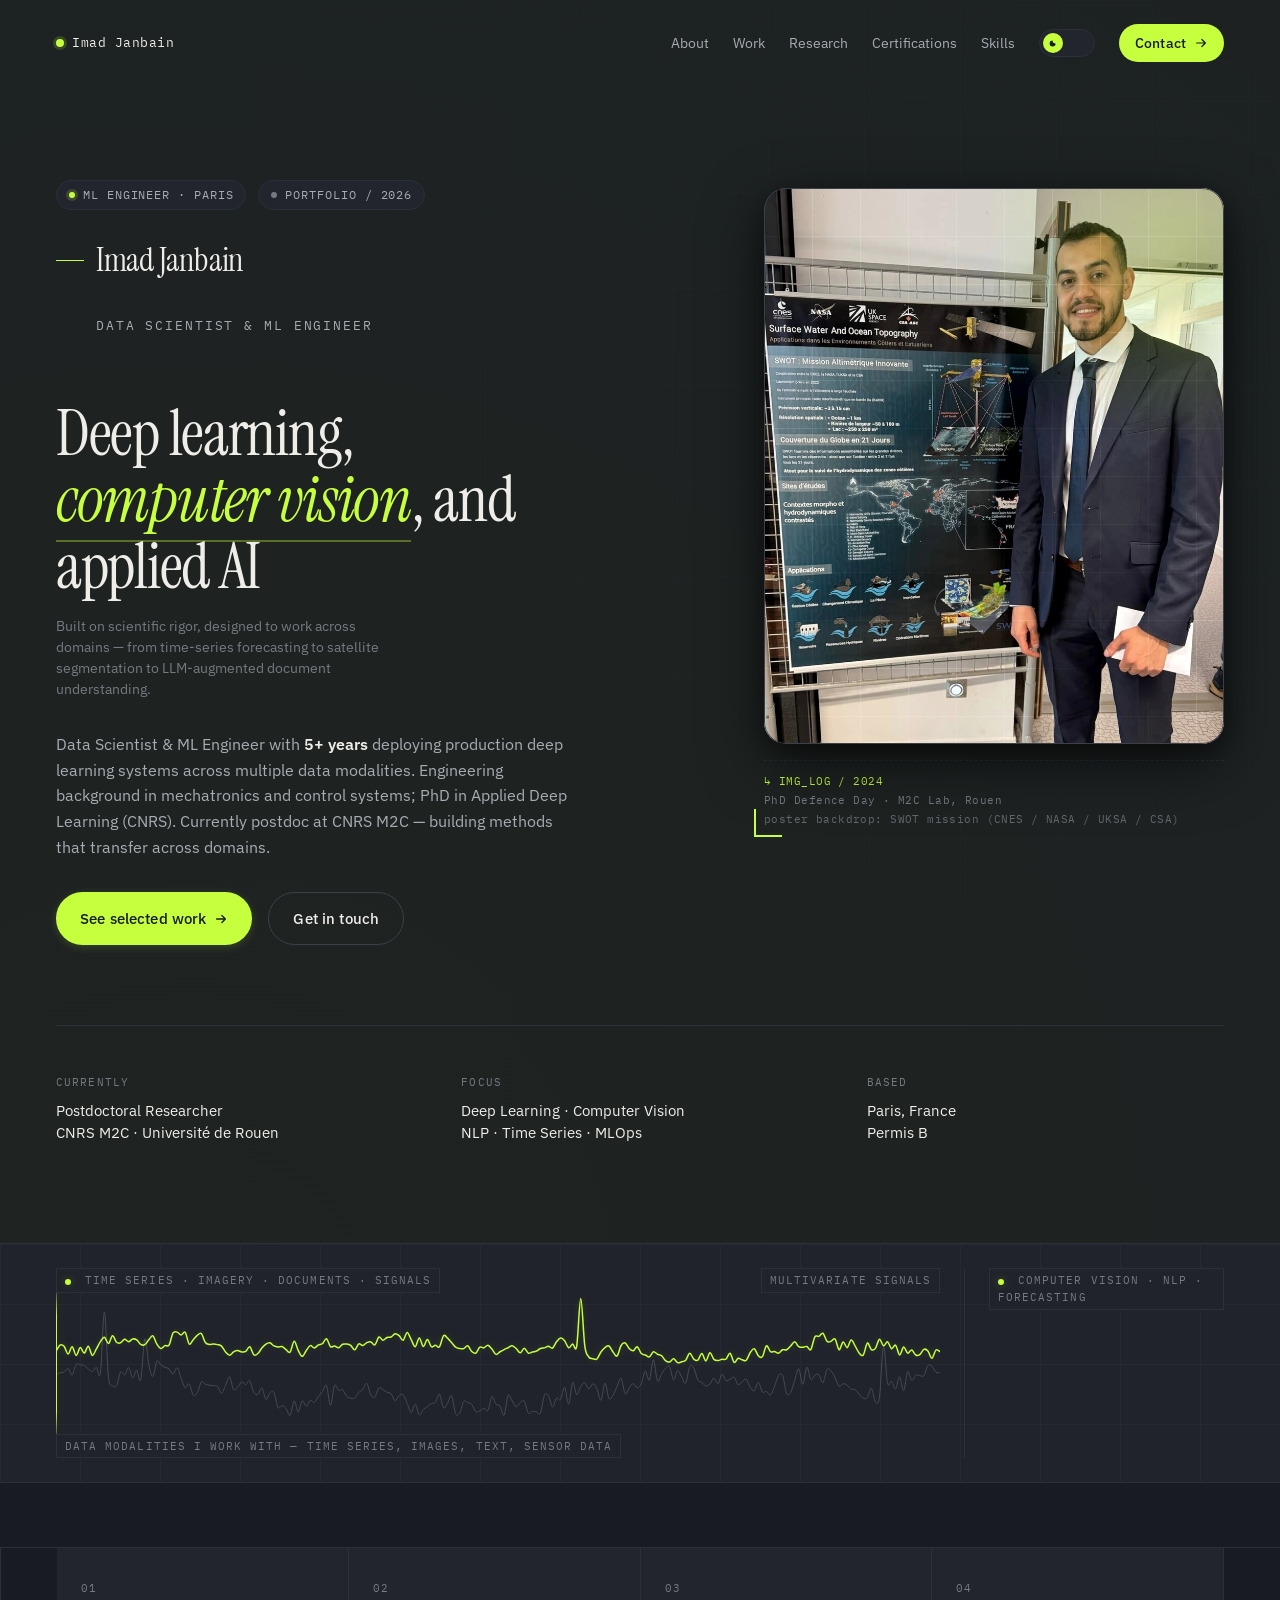
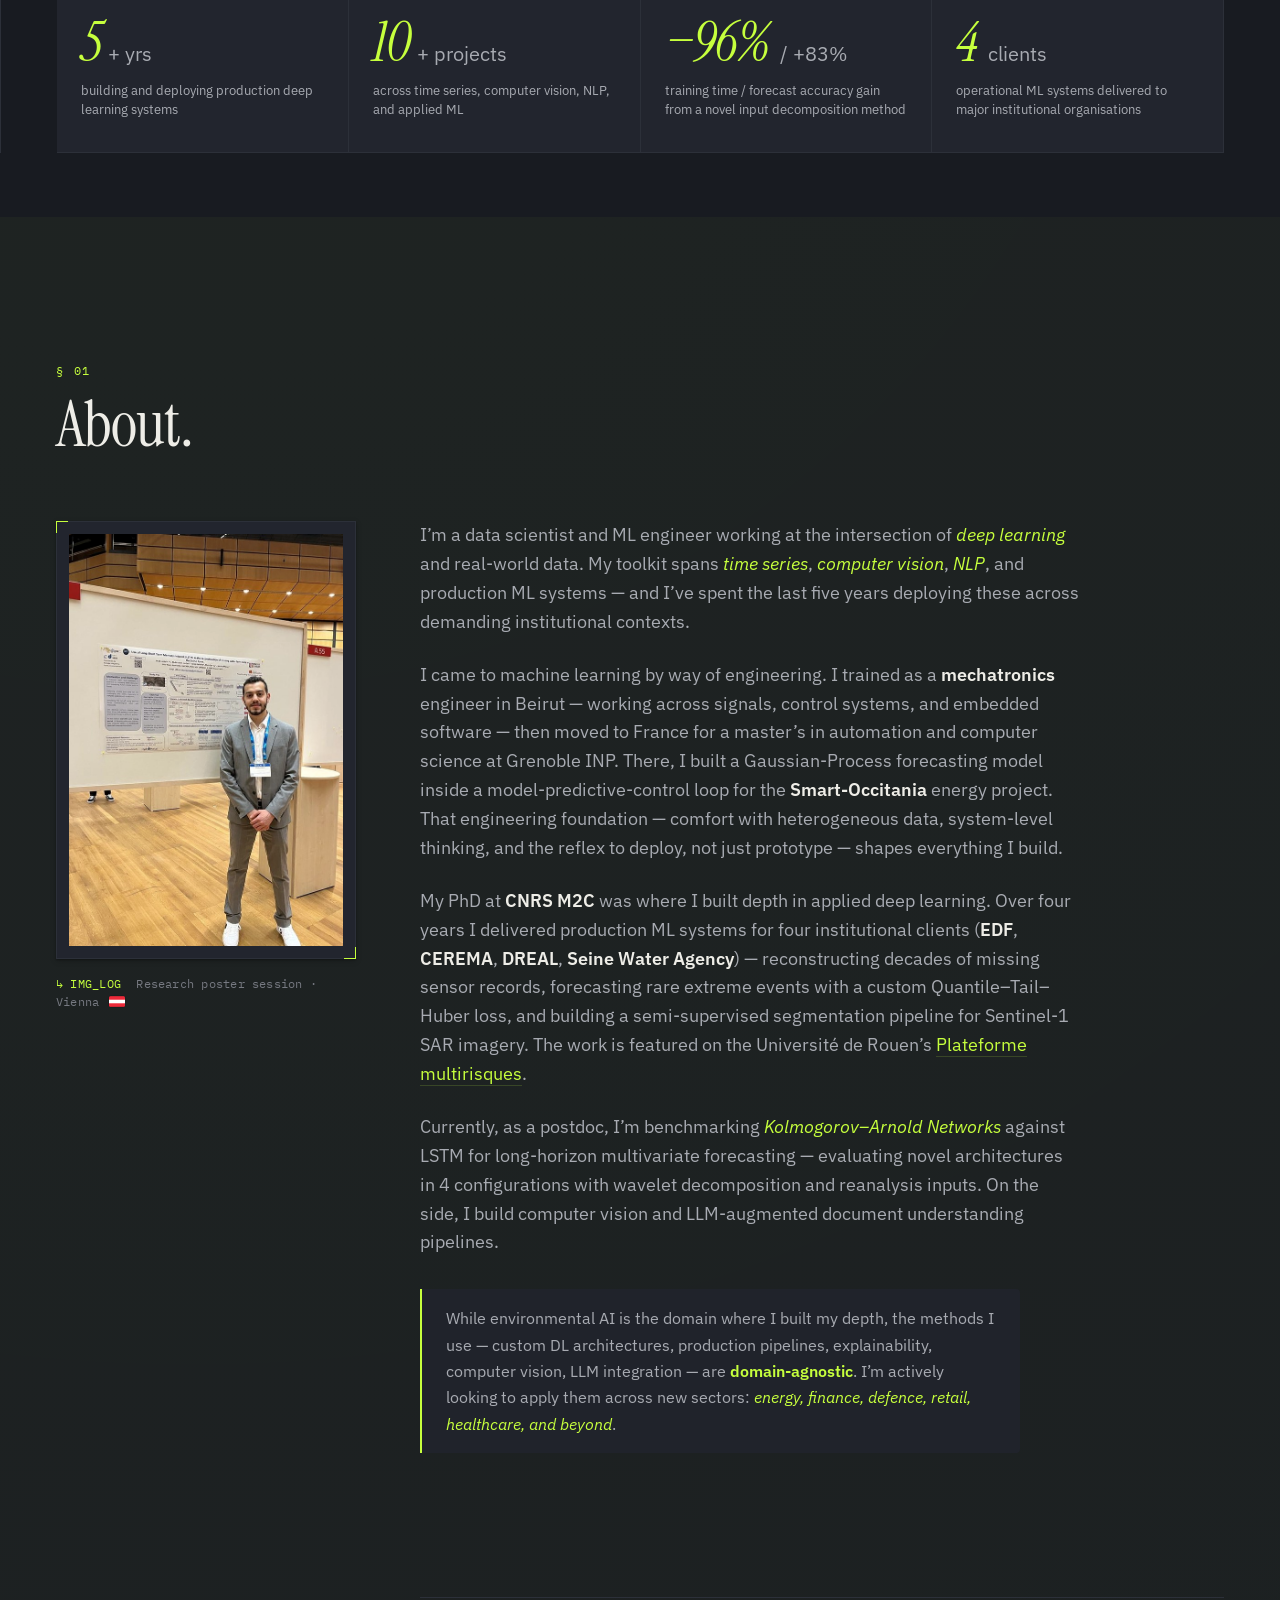
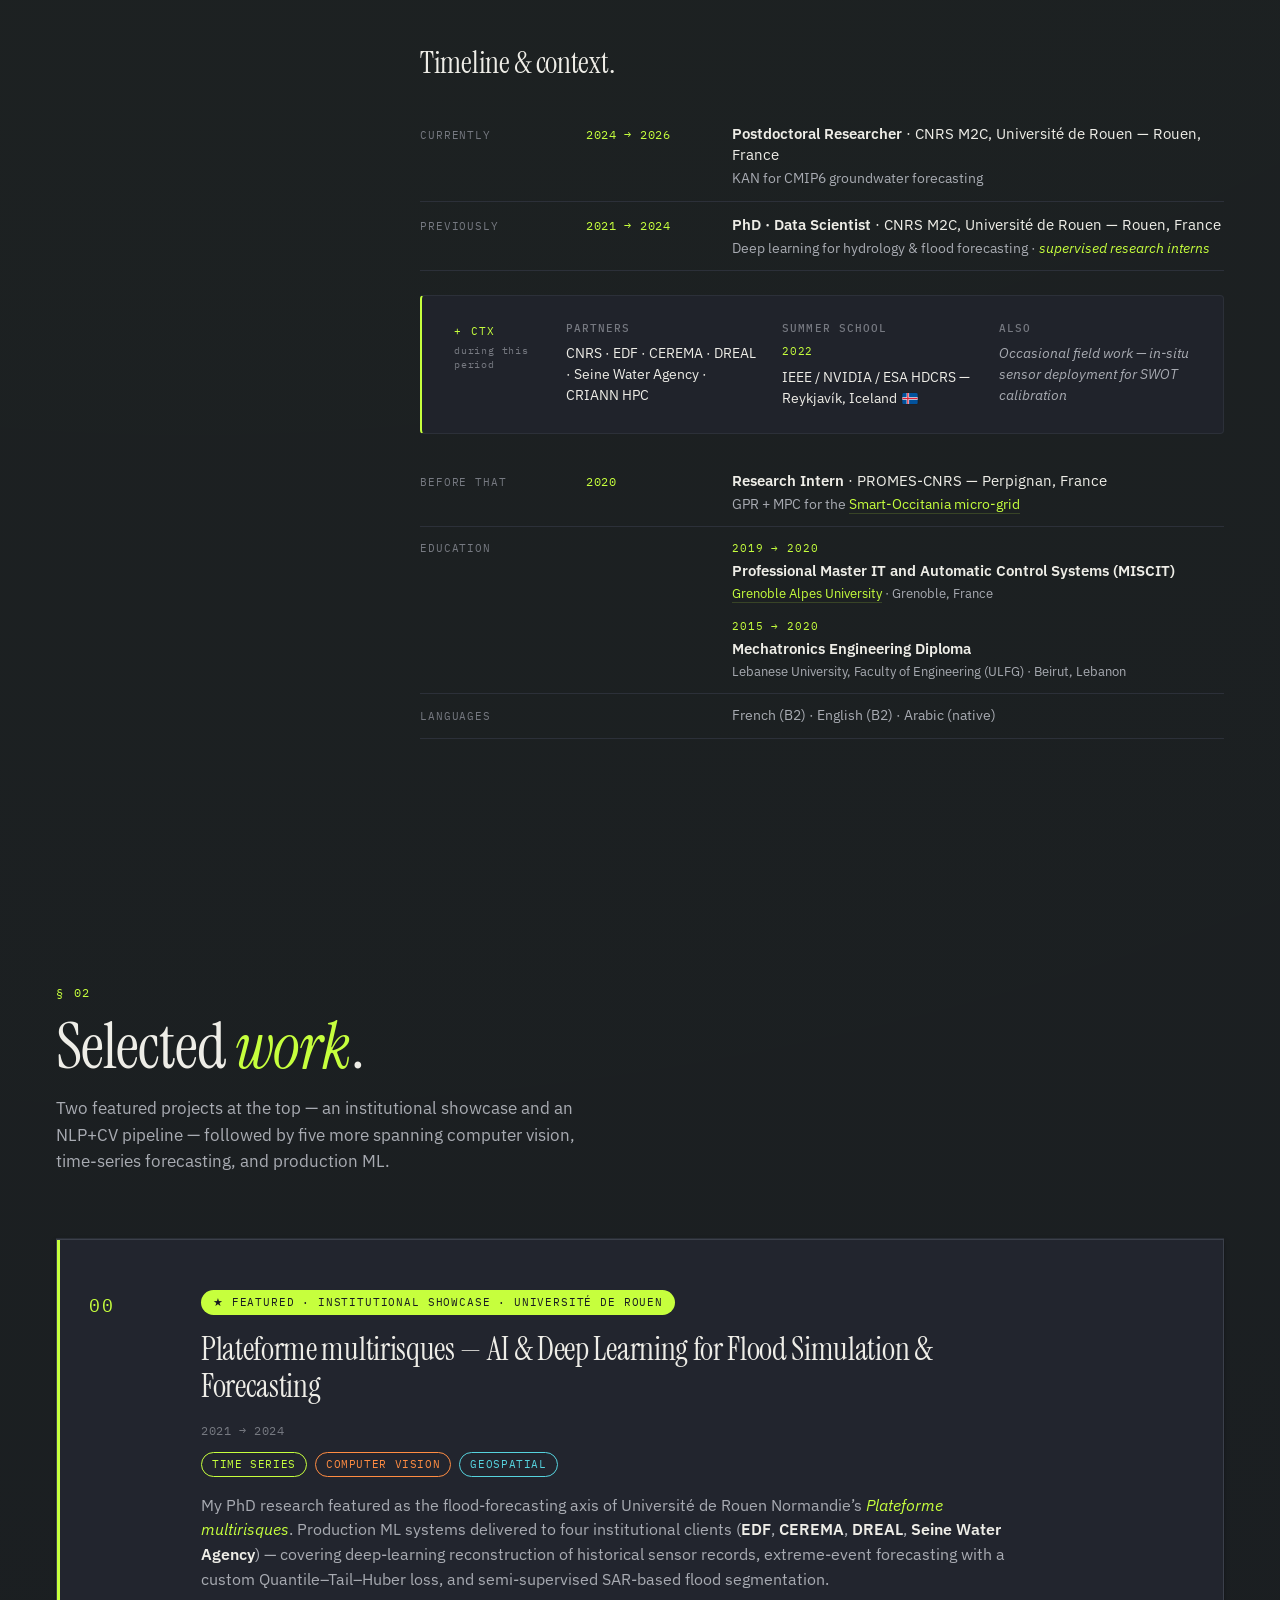
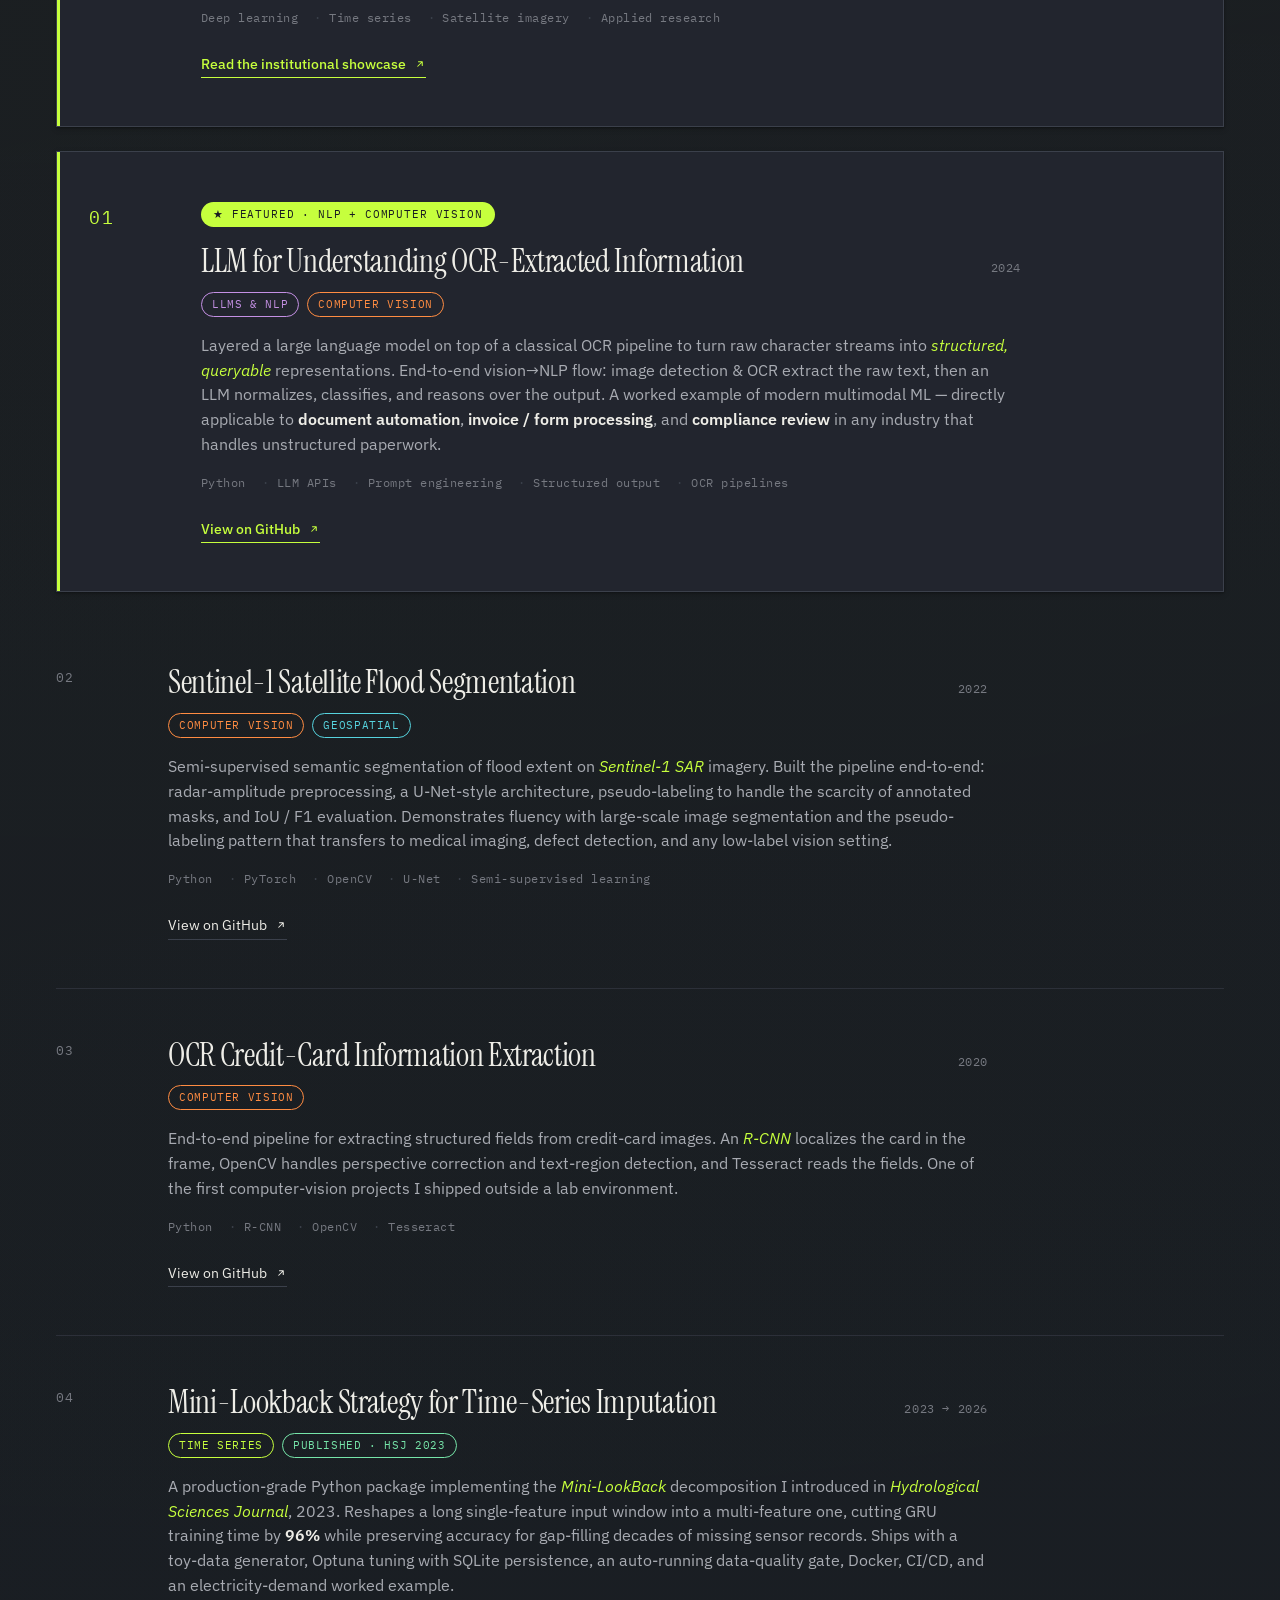
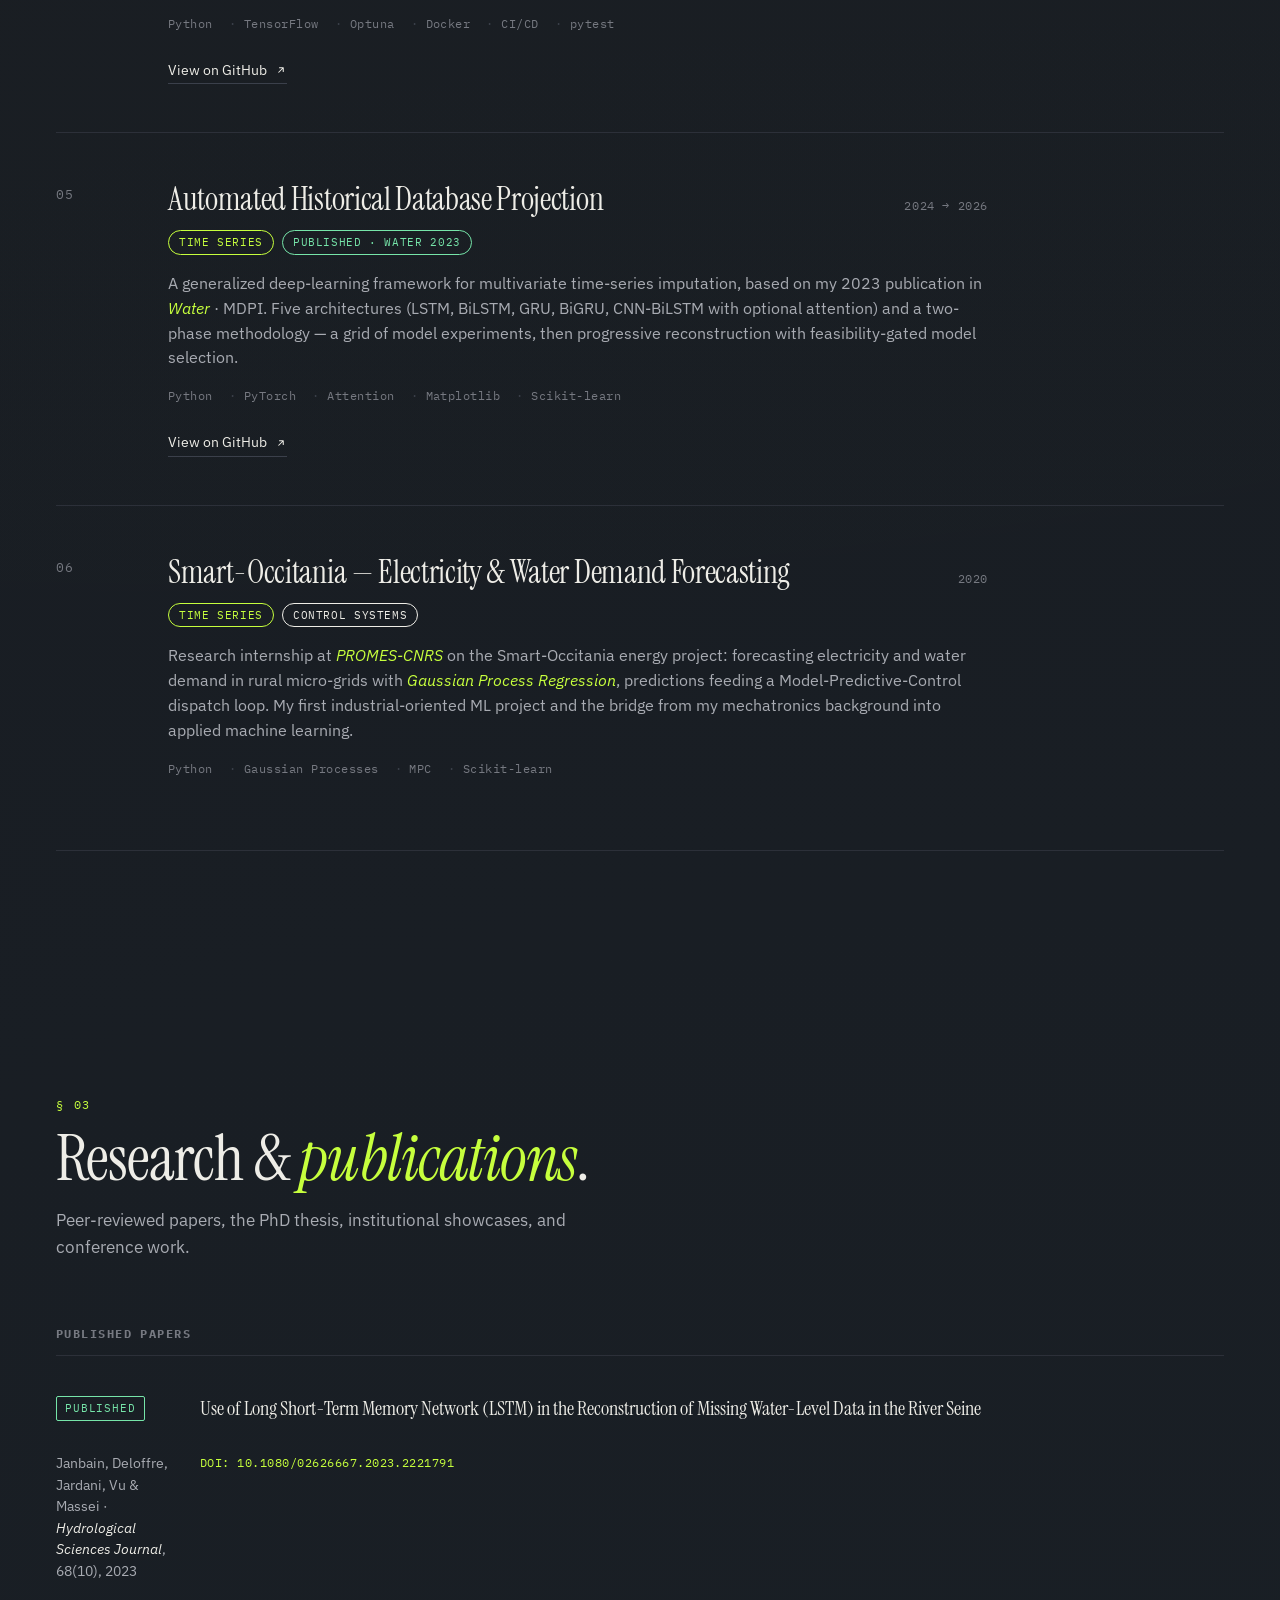
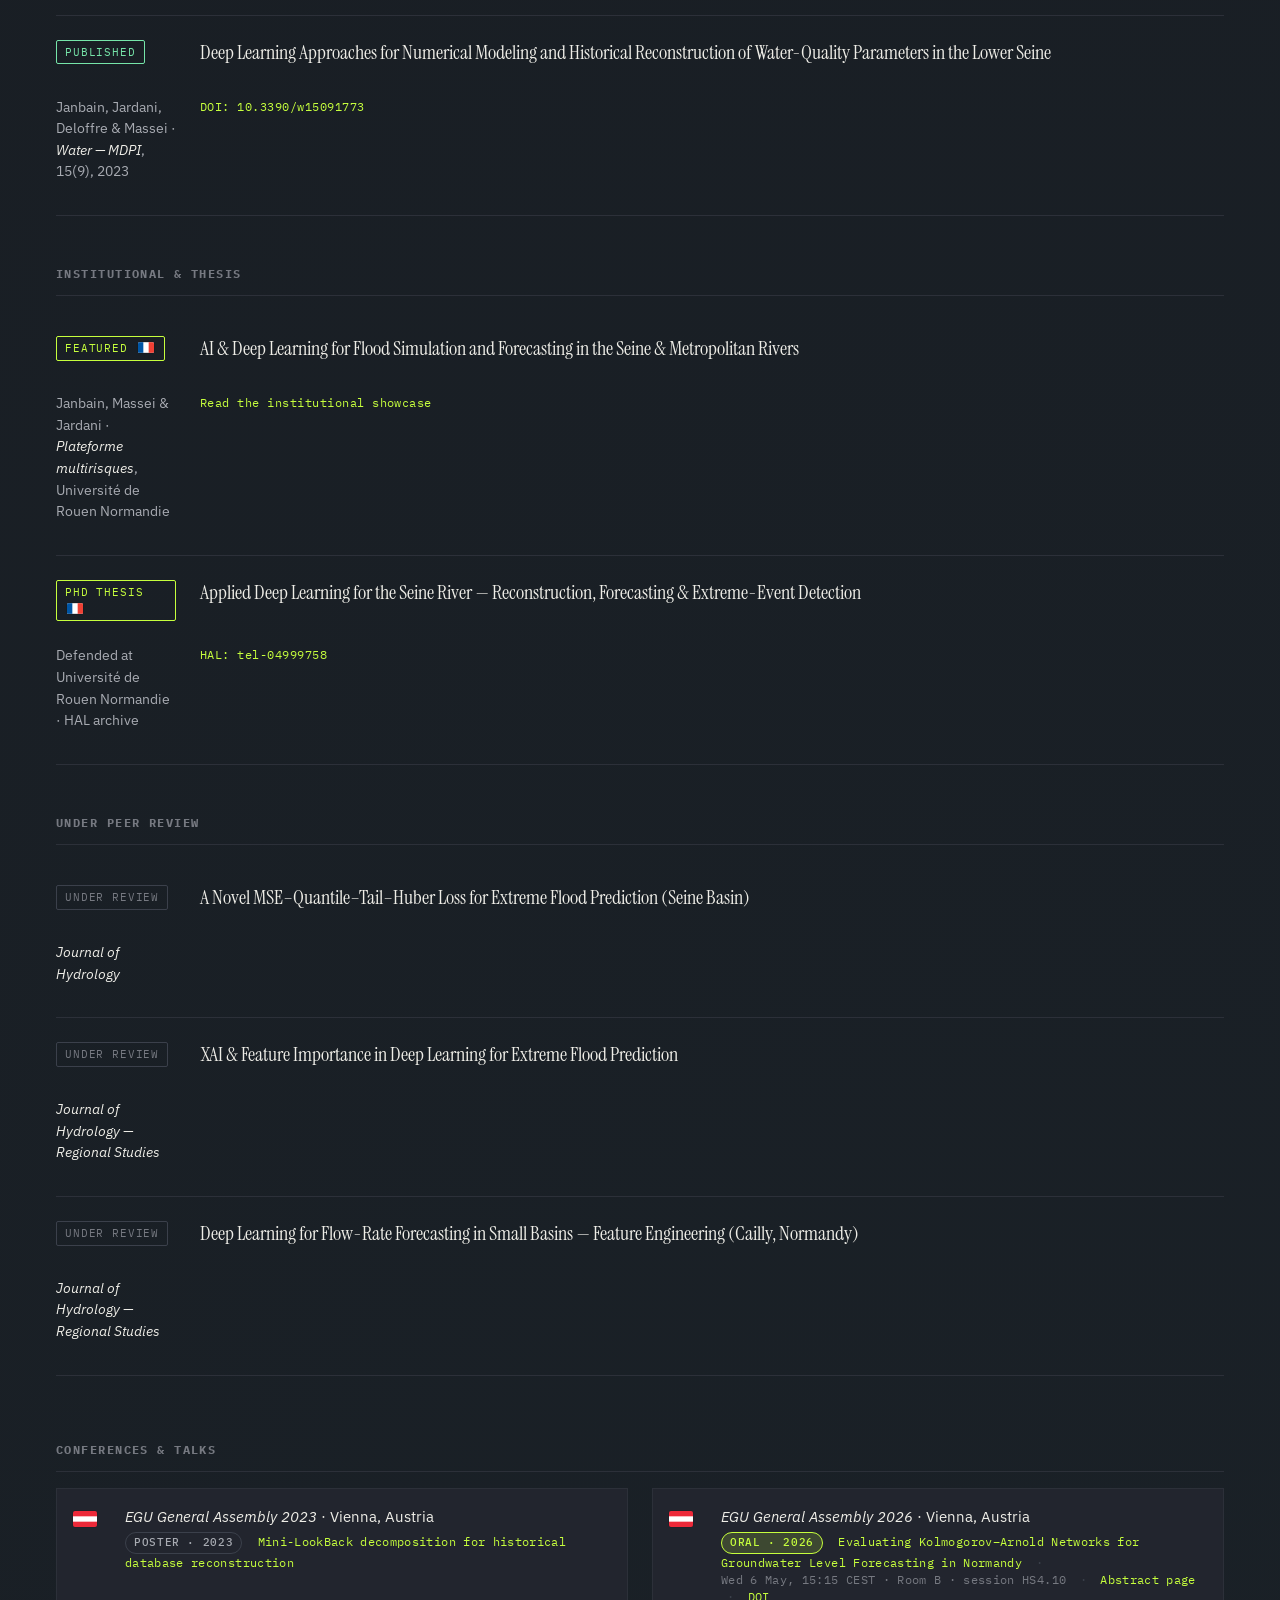
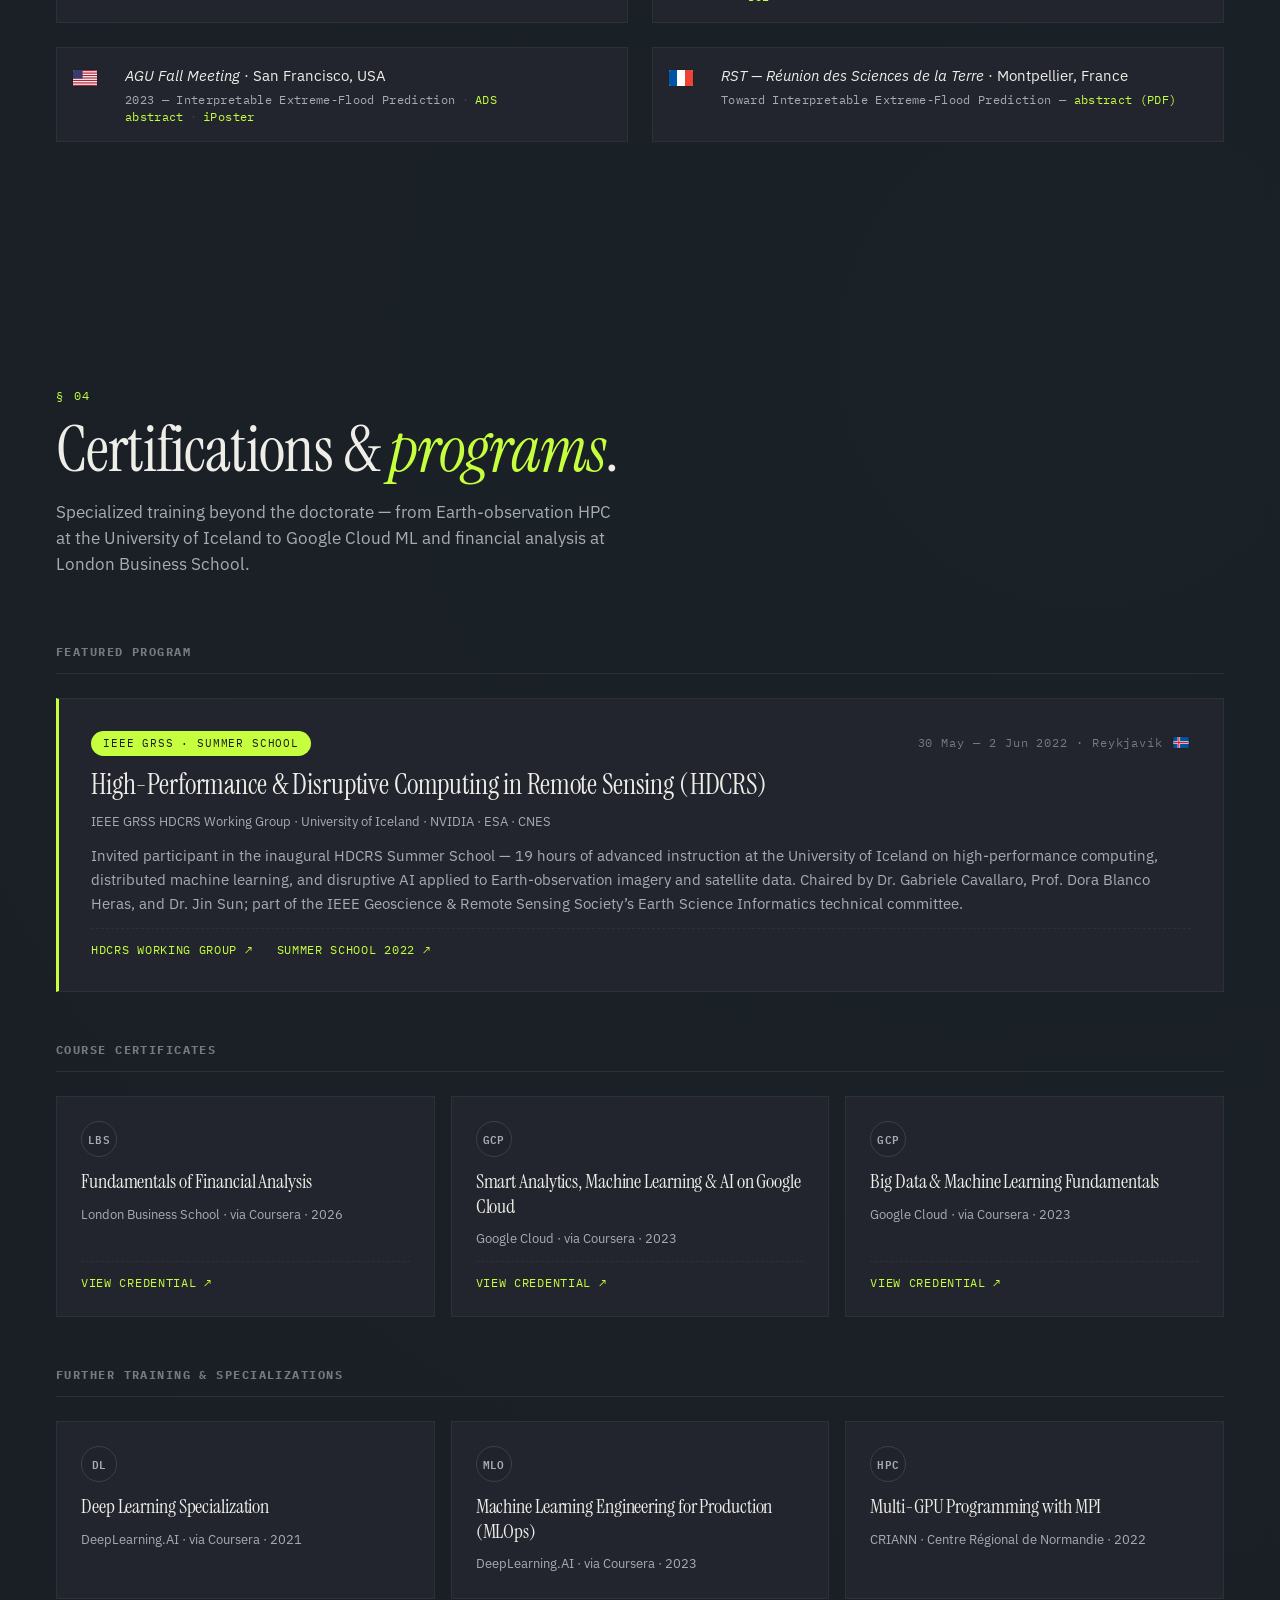
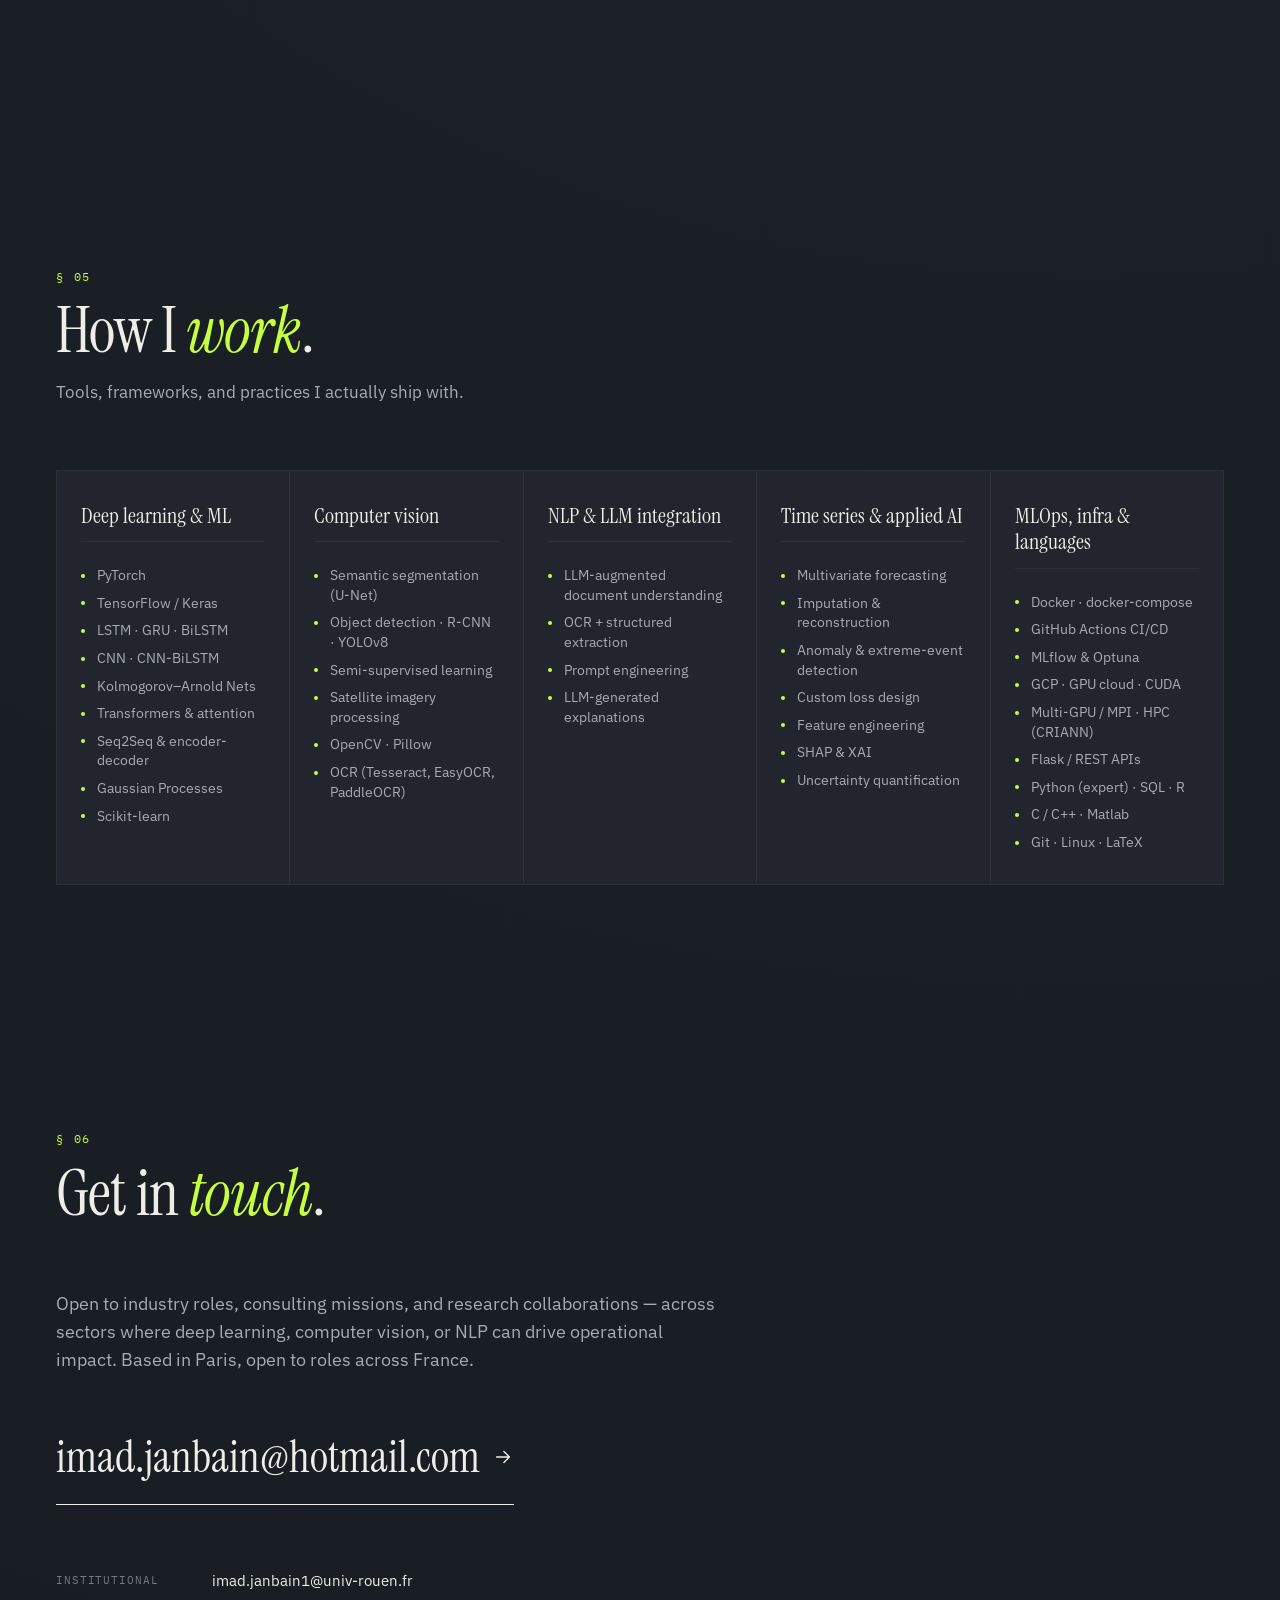
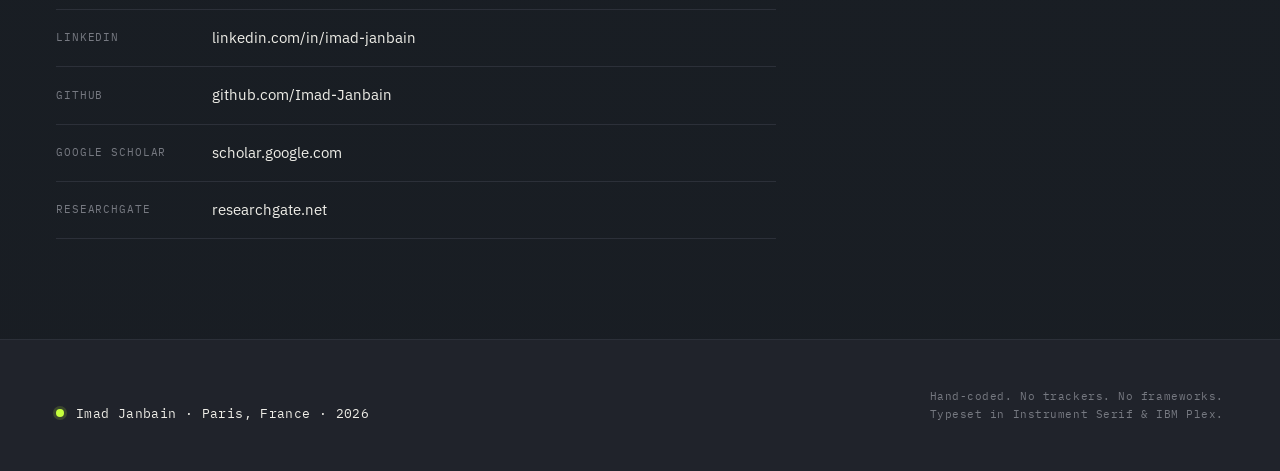
<file: index.html>
<!DOCTYPE html>
<html lang="en" data-theme="dark">
<head>
  <meta charset="UTF-8" />
  <meta name="viewport" content="width=device-width, initial-scale=1.0" />
  <meta name="theme-color" content="#181B21" media="(prefers-color-scheme: dark)" />
  <meta name="theme-color" content="#F4F1E9" media="(prefers-color-scheme: light)" />
  <meta name="color-scheme" content="dark light" />
  <title>Imad Janbain — Data Scientist &amp; ML Engineer</title>
  <meta name="description" content="Data Scientist &amp; ML Engineer — deep learning, computer vision, and NLP applied across scientific and industrial domains. 5+ years deploying production ML systems. Based in Paris." />
  <meta name="author" content="Imad Janbain" />
  <link rel="icon" href="favicon.svg" type="image/svg+xml" />
  <meta property="og:type" content="website" />
  <meta property="og:title" content="Imad Janbain — Data Scientist &amp; ML Engineer" />
  <meta property="og:description" content="Deep learning, computer vision, NLP — production ML systems across domains." />
  <link rel="preconnect" href="https://fonts.googleapis.com" />
  <link rel="preconnect" href="https://fonts.gstatic.com" crossorigin />
  <link href="https://fonts.googleapis.com/css2?family=IBM+Plex+Mono:wght@400;500&family=IBM+Plex+Sans:wght@300;400;500;600&family=Instrument+Serif:ital@0;1&display=swap" rel="stylesheet" />
  <link rel="stylesheet" href="styles.css" />
  <script>
    (function() {
      try {
        var stored = localStorage.getItem("theme");
        if (stored === "light") {
          document.documentElement.setAttribute("data-theme", "light");
        }
        // Otherwise dark stays the default (set on <html data-theme="dark">)
      } catch (e) {}
    })();
  </script>
</head>
<body>

  <header class="nav" id="nav">
    <a class="nav__mark" href="#top" aria-label="Home">
      <span class="nav__pulse" aria-hidden="true"></span>
      <span class="nav__mark-name">Imad Janbain</span>
    </a>
    <nav class="nav__links" aria-label="Primary">
      <a href="#about">About</a>
      <a href="#work">Work</a>
      <a href="#research">Research</a>
      <a href="#certs">Certifications</a>
      <a href="#skills">Skills</a>
      <button class="theme-toggle" type="button" id="themeToggle" aria-label="Toggle light/dark mode" title="Toggle theme">
        <span class="theme-toggle__slider" aria-hidden="true">
          <svg class="theme-toggle__icon theme-toggle__icon--moon" viewBox="0 0 16 16" fill="currentColor"><path d="M11.5 8.5a3.5 3.5 0 0 1-4-4 4 4 0 1 0 4 4z"/></svg>
          <svg class="theme-toggle__icon theme-toggle__icon--sun" viewBox="0 0 16 16" fill="none" stroke="currentColor" stroke-width="1.5" stroke-linecap="round"><circle cx="8" cy="8" r="3"/><path d="M8 1.5v1.5M8 13v1.5M14.5 8H13M3 8H1.5M12.6 3.4l-1 1M5.4 10.6l-1 1M12.6 12.6l-1-1M5.4 5.4l-1-1"/></svg>
        </span>
      </button>
      <a class="nav__cta" href="#contact">
        <span>Contact</span>
        <svg viewBox="0 0 16 16" fill="none" aria-hidden="true"><path d="M3 8h10M9 4l4 4-4 4" stroke="currentColor" stroke-width="1.4" stroke-linecap="round" stroke-linejoin="round"/></svg>
      </a>
    </nav>
  </header>

  <main id="top">

    <!-- ========== HERO ========== -->
    <section class="hero">
      <div class="hero__inner container">

        <div class="hero__left">
          <div class="hero__preamble reveal">
            <span class="pin pin--live">ML Engineer &middot; Paris</span>
            <span class="pin">Portfolio / 2026</span>
          </div>

          <p class="hero__name reveal">Imad Janbain</p>
          <p class="hero__role reveal">Data Scientist &amp; ML Engineer</p>

          <h1 class="hero__tagline reveal">
            <span>Deep learning,</span>
            <span><em>computer vision</em>, and applied AI</span>
            <small class="hero__tagline-extra">Built on scientific rigor, designed to work across domains &mdash; from time-series forecasting to satellite segmentation to LLM-augmented document understanding.</small>
          </h1>

          <p class="hero__lede reveal">
            Data Scientist &amp; ML Engineer with <strong>5+ years</strong>
            deploying production deep learning systems across multiple data
            modalities. Engineering background in mechatronics and control
            systems; PhD in Applied Deep Learning (CNRS). Currently postdoc
            at CNRS&nbsp;M2C &mdash; building methods that transfer across domains.
          </p>

          <div class="hero__cta reveal">
            <a class="btn btn--primary" href="#work">
              See selected work
              <svg viewBox="0 0 16 16" fill="none" aria-hidden="true"><path d="M3 8h10M9 4l4 4-4 4" stroke="currentColor" stroke-width="1.5" stroke-linecap="round" stroke-linejoin="round"/></svg>
            </a>
            <a class="btn btn--ghost" href="#contact">Get in touch</a>
          </div>
        </div>

        <div class="hero__right reveal">
          <figure class="portrait">
            <div class="portrait__mount">
              <div class="portrait__glow" aria-hidden="true"></div>
              <img src="me-hero.jpg" alt="Imad Janbain at CNRS M2C, presenting the SWOT satellite mission poster." />
              <div class="portrait__grid" aria-hidden="true"></div>
            </div>
            <div class="portrait__bracket-bl" aria-hidden="true"></div>
            <figcaption class="portrait__caption">
              <span class="portrait__tag">↳ IMG_LOG / 2024</span>
              <span class="portrait__sub">PhD Defence Day &middot; M2C Lab, Rouen<br/><span class="portrait__sub-aside">poster backdrop: SWOT mission (CNES / NASA / UKSA / CSA)</span></span>
            </figcaption>
          </figure>
        </div>

        <dl class="hero__meta reveal">
          <div>
            <dt>Currently</dt>
            <dd>Postdoctoral Researcher<br/>CNRS M2C · Université de Rouen</dd>
          </div>
          <div>
            <dt>Focus</dt>
            <dd>Deep Learning · Computer Vision<br/>NLP · Time Series · MLOps</dd>
          </div>
          <div>
            <dt>Based</dt>
            <dd>Paris, France<br/>Permis B</dd>
          </div>
        </dl>
      </div>
    </section>

    <!-- ========== INSTRUMENT STRIP ========== -->
    <section class="instrument" aria-label="Data modalities I work with">
      <div class="instrument__inner">
        <div class="instrument__chart">
          <span class="instrument__label instrument__label--tl">
            <span class="dot"></span> Time series &middot; imagery &middot; documents &middot; signals
          </span>
          <span class="instrument__label instrument__label--tr">multivariate signals</span>
          <span class="instrument__label instrument__label--bl">data modalities I work with &mdash; time series, images, text, sensor data</span>
          <svg class="instrument__chart-svg" viewBox="0 0 1000 200" preserveAspectRatio="none">
            <path id="inst-baseline" d="" />
            <path id="inst-forecast" d="" />
          </svg>
          <div class="instrument__scan"></div>
        </div>

        <div class="instrument__pixel-panel">
          <span class="instrument__label">
            <span class="dot"></span> Computer Vision &middot; NLP &middot; Forecasting
          </span>
          <div class="instrument__pixel-grid" id="pixel-grid"></div>
        </div>
      </div>
    </section>

    <!-- ========== METRICS ========== -->
    <section class="metrics">
      <div class="container metrics__grid">
        <article class="metric reveal">
          <span class="metric__tag">01</span>
          <p class="metric__number"><em>5</em><span>+ yrs</span></p>
          <p class="metric__label">building and deploying production deep learning systems</p>
        </article>
        <article class="metric reveal">
          <span class="metric__tag">02</span>
          <p class="metric__number"><em>10</em><span>+ projects</span></p>
          <p class="metric__label">across time series, computer vision, NLP, and applied ML</p>
        </article>
        <article class="metric reveal">
          <span class="metric__tag">03</span>
          <p class="metric__number"><em>−96%</em><span> / +83%</span></p>
          <p class="metric__label">training time / forecast accuracy gain from a novel input decomposition method</p>
        </article>
        <article class="metric reveal">
          <span class="metric__tag">04</span>
          <p class="metric__number"><em>4</em><span> clients</span></p>
          <p class="metric__label">operational ML systems delivered to major institutional organisations</p>
        </article>
      </div>
    </section>

    <!-- ========== ABOUT ========== -->
    <section class="about" id="about">
      <div class="container section">
        <header class="section__head reveal">
          <span class="section__num">§ 01</span>
          <h2 class="section__title">About.</h2>
        </header>

        <div class="about__split">
          <figure class="about__photo reveal">
            <div class="about__photo-card">
              <img src="me-portrait.jpg" alt="Imad Janbain at a conference poster session." />
            </div>
            <figcaption class="about__photo-caption">
              <span>↳ IMG_LOG</span>
              Research poster session &middot; Vienna <svg class="flag" viewBox="0 0 30 20" aria-label="Austria"><rect width="30" height="20" fill="#ED2939"/><rect y="6.67" width="30" height="6.67" fill="#fff"/></svg>
            </figcaption>
          </figure>

          <div class="about__content">
            <div class="about__prose reveal">
              <p>I&rsquo;m a data scientist and ML engineer working at the intersection of <em>deep learning</em> and real-world data. My toolkit spans <em>time series</em>, <em>computer vision</em>, <em>NLP</em>, and production ML systems &mdash; and I&rsquo;ve spent the last five years deploying these across demanding institutional contexts.</p>

              <p>I came to machine learning by way of engineering. I trained as a <strong>mechatronics</strong> engineer in Beirut &mdash; working across signals, control systems, and embedded software &mdash; then moved to France for a master&rsquo;s in automation and computer science at Grenoble&nbsp;INP. There, I built a Gaussian-Process forecasting model inside a model-predictive-control loop for the <strong>Smart-Occitania</strong> energy project. That engineering foundation &mdash; comfort with heterogeneous data, system-level thinking, and the reflex to deploy, not just prototype &mdash; shapes everything I build.</p>

              <p>My PhD at <strong>CNRS M2C</strong> was where I built depth in applied deep learning. Over four years I delivered production ML systems for four institutional clients (<strong>EDF</strong>, <strong>CEREMA</strong>, <strong>DREAL</strong>, <strong>Seine Water Agency</strong>) &mdash; reconstructing decades of missing sensor records, forecasting rare extreme events with a custom Quantile&ndash;Tail&ndash;Huber loss, and building a semi-supervised segmentation pipeline for Sentinel-1 SAR imagery. The work is featured on the Université de Rouen&rsquo;s <a href="https://multirisques.univ-rouen.fr/decouvrir-notre-recherche/nos-projets-de-recherche/plateforme-multirisques/inondation/" target="_blank" rel="noopener">Plateforme multirisques</a>.</p>

              <p>Currently, as a postdoc, I&rsquo;m benchmarking <em>Kolmogorov&ndash;Arnold Networks</em> against LSTM for long-horizon multivariate forecasting &mdash; evaluating novel architectures in 4 configurations with wavelet decomposition and reanalysis inputs. On the side, I build computer vision and LLM-augmented document understanding pipelines.</p>

              <p class="about__pivot">While environmental AI is the domain where I built my depth, the methods I use &mdash; custom DL architectures, production pipelines, explainability, computer vision, LLM integration &mdash; are <strong>domain-agnostic</strong>. I&rsquo;m actively looking to apply them across new sectors: <em>energy, finance, defence, retail, healthcare, and beyond</em>.</p>
            </div>

            <aside class="about__facts reveal">
              <h3 class="about__facts-heading">Timeline &amp; context.</h3>
              <ul>
                <li>
                  <span class="fact__label">Currently</span>
                  <span class="fact__year">2024 &rarr; 2026</span>
                  <span class="fact__value"><strong>Postdoctoral Researcher</strong> &middot; CNRS M2C, Université de Rouen &mdash; Rouen, France <span class="fact__sub">KAN for CMIP6 groundwater forecasting</span></span>
                </li>
                <li>
                  <span class="fact__label">Previously</span>
                  <span class="fact__year">2021 &rarr; 2024</span>
                  <span class="fact__value"><strong>PhD &middot; Data Scientist</strong> &middot; CNRS M2C, Université de Rouen &mdash; Rouen, France <span class="fact__sub">Deep learning for hydrology &amp; flood forecasting &middot; <em>supervised research interns</em></span></span>
                </li>
              </ul>

              <!-- Compact horizontal CTX block — styled as a Sentinel-1-style card -->
              <div class="fact-ctx-block">
                <div class="fact-ctx-block__index">
                  + ctx
                  <small>during this period</small>
                </div>
                <div class="fact-ctx-block__body">
                  <div class="ctx-item">
                    <span class="ctx__label">Partners</span>
                    <span class="ctx__value">CNRS · EDF · CEREMA · DREAL · Seine Water Agency · CRIANN HPC</span>
                  </div>
                  <div class="ctx-item">
                    <span class="ctx__label">Summer School</span>
                    <span class="ctx__year">2022</span>
                    <span class="ctx__value">IEEE / NVIDIA / ESA HDCRS &mdash; Reykjavík, Iceland <svg class="flag" viewBox="0 0 25 18" aria-label="Iceland"><rect width="25" height="18" fill="#02529C"/><rect y="7" width="25" height="4" fill="#fff"/><rect x="7" width="4" height="18" fill="#fff"/><rect y="8" width="25" height="2" fill="#DC1E35"/><rect x="8" width="2" height="18" fill="#DC1E35"/></svg></span>
                  </div>
                  <div class="ctx-item">
                    <span class="ctx__label">Also</span>
                    <span class="ctx__value ctx__value--muted">Occasional field work &mdash; in-situ sensor deployment for SWOT calibration</span>
                  </div>
                </div>
              </div>

              <ul>
                <li>
                  <span class="fact__label">Before that</span>
                  <span class="fact__year">2020</span>
                  <span class="fact__value"><strong>Research Intern</strong> &middot; PROMES-CNRS &mdash; Perpignan, France <span class="fact__sub">GPR + MPC for the <a href="https://www.thinksmartgrids.fr/en/actualites/smart-occitania-enedis-smart-grid-based-on-renewable-energy-in-rural-areas/" target="_blank" rel="noopener">Smart-Occitania micro-grid</a></span></span>
                </li>
                <li class="fact--education">
                  <span class="fact__label">Education</span>
                  <span class="fact__year"></span>
                  <span class="fact__value">
                    <span class="edu-item">
                      <span class="edu-item__year">2019 &rarr; 2020</span>
                      <span class="edu-item__title"><strong>Professional Master IT and Automatic Control Systems (MISCIT)</strong></span>
                      <span class="edu-item__where"><a href="https://formations.univ-grenoble-alpes.fr/fr/catalogue-2021/master-XB/master-electronique-energie-electrique-automatique-IFZ3DRB9/parcours-electrical-engineering-and-control-systems-miscit-2e-annee-L0B3QTVU.html" target="_blank" rel="noopener">Grenoble Alpes University</a> &middot; Grenoble, France</span>
                    </span>
                    <span class="edu-item">
                      <span class="edu-item__year">2015 &rarr; 2020</span>
                      <span class="edu-item__title"><strong>Mechatronics Engineering Diploma</strong></span>
                      <span class="edu-item__where">Lebanese University, Faculty of Engineering (ULFG) &middot; Beirut, Lebanon</span>
                    </span>
                  </span>
                </li>
                <li class="fact--meta">
                  <span class="fact__label">Languages</span>
                  <span class="fact__year"></span>
                  <span class="fact__value">French (B2) &middot; English (B2) &middot; Arabic (native)</span>
                </li>
              </ul>
            </aside>
          </div>
        </div>
      </div>
    </section>

    <!-- ========== WORK / PROJECTS ========== -->
    <section class="work" id="work">
      <div class="container section">
        <header class="section__head reveal">
          <span class="section__num">§ 02</span>
          <h2 class="section__title">Selected <em>work</em>.</h2>
          <p class="section__sub">Two featured projects at the top — an institutional showcase and an NLP+CV pipeline — followed by five more spanning computer vision, time-series forecasting, and production ML.</p>
        </header>

        <ol class="projects">
          <!-- ----- FEATURED · 00 Plateforme multirisques (institutional showcase) ----- -->
          <li class="project project--featured reveal">
            <div class="project__index">00</div>
            <div class="project__body">
              <span class="project__ribbon">★ Featured · Institutional showcase · Université de Rouen</span>
              <div class="project__head">
                <h3 class="project__title">Plateforme multirisques &mdash; AI &amp; Deep Learning for Flood Simulation &amp; Forecasting</h3>
                <span class="project__year">2021 &rarr; 2024</span>
              </div>
              <ul class="project__badges">
                <li class="badge badge--ts">Time series</li>
                <li class="badge badge--cv">Computer vision</li>
                <li class="badge badge--geo">Geospatial</li>
              </ul>
              <p class="project__pitch">My PhD research featured as the flood-forecasting axis of Université de Rouen Normandie&rsquo;s <em>Plateforme multirisques</em>. Production ML systems delivered to four institutional clients (<strong>EDF</strong>, <strong>CEREMA</strong>, <strong>DREAL</strong>, <strong>Seine Water Agency</strong>) &mdash; covering deep-learning reconstruction of historical sensor records, extreme-event forecasting with a custom Quantile&ndash;Tail&ndash;Huber loss, and semi-supervised SAR-based flood segmentation.</p>
              <ul class="project__stack"><li>Deep learning</li><li>Time series</li><li>Satellite imagery</li><li>Applied research</li></ul>
              <a class="project__link project__link--featured" href="https://multirisques.univ-rouen.fr/decouvrir-notre-recherche/nos-projets-de-recherche/plateforme-multirisques/inondation/" target="_blank" rel="noopener">
                Read the institutional showcase
                <svg viewBox="0 0 16 16" fill="none" aria-hidden="true"><path d="M5 11L11 5M11 5H6M11 5V10" stroke="currentColor" stroke-width="1.4" stroke-linecap="round" stroke-linejoin="round"/></svg>
              </a>
            </div>
          </li>

          <!-- ----- FEATURED · 01 LLM + OCR (NLP + CV showcase) ----- -->
          <li class="project project--featured reveal" data-scan="1">
            <div class="project__index">01</div>
            <div class="project__body">
              <span class="project__ribbon">★ Featured · NLP + Computer Vision</span>
              <div class="project__head">
                <h3 class="project__title">LLM for Understanding OCR-Extracted Information</h3>
                <span class="project__year">2024</span>
              </div>
              <ul class="project__badges">
                <li class="badge badge--llm">LLMs &amp; NLP</li>
                <li class="badge badge--cv">Computer vision</li>
              </ul>
              <p class="project__pitch">Layered a large language model on top of a classical OCR pipeline to turn raw character streams into <em>structured, queryable</em> representations. End-to-end vision&rarr;NLP flow: image detection &amp; OCR extract the raw text, then an LLM normalizes, classifies, and reasons over the output. A worked example of modern multimodal ML — directly applicable to <strong>document automation</strong>, <strong>invoice / form processing</strong>, and <strong>compliance review</strong> in any industry that handles unstructured paperwork.</p>
              <ul class="project__stack"><li>Python</li><li>LLM APIs</li><li>Prompt engineering</li><li>Structured output</li><li>OCR pipelines</li></ul>
              <a class="project__link project__link--featured" href="https://github.com/Imad-Janbain/LLM-for-Understanding-OCR-Extracted-Information" target="_blank" rel="noopener">
                View on GitHub
                <svg viewBox="0 0 16 16" fill="none" aria-hidden="true"><path d="M5 11L11 5M11 5H6M11 5V10" stroke="currentColor" stroke-width="1.4" stroke-linecap="round" stroke-linejoin="round"/></svg>
              </a>
            </div>
          </li>

          <!-- ----- 02 Sentinel-1 ----- -->
          <li class="project reveal" data-scan="1">
            <div class="project__index">02</div>
            <div class="project__body">
              <div class="project__head">
                <h3 class="project__title">Sentinel-1 Satellite Flood Segmentation</h3>
                <span class="project__year">2022</span>
              </div>
              <ul class="project__badges">
                <li class="badge badge--cv">Computer vision</li>
                <li class="badge badge--geo">Geospatial</li>
              </ul>
              <p class="project__pitch">Semi-supervised semantic segmentation of flood extent on <em>Sentinel-1&nbsp;SAR</em> imagery. Built the pipeline end-to-end: radar-amplitude preprocessing, a U-Net-style architecture, pseudo-labeling to handle the scarcity of annotated masks, and IoU / F1 evaluation. Demonstrates fluency with large-scale image segmentation and the pseudo-labeling pattern that transfers to medical imaging, defect detection, and any low-label vision setting.</p>
              <ul class="project__stack"><li>Python</li><li>PyTorch</li><li>OpenCV</li><li>U-Net</li><li>Semi-supervised learning</li></ul>
              <a class="project__link" href="https://github.com/Imad-Janbain/Sentinel-1-Satellite-Flood-Segmentation-with-Deep-Learning" target="_blank" rel="noopener">View on GitHub <svg viewBox="0 0 16 16" fill="none" aria-hidden="true"><path d="M5 11L11 5M11 5H6M11 5V10" stroke="currentColor" stroke-width="1.4" stroke-linecap="round" stroke-linejoin="round"/></svg></a>
            </div>
          </li>

          <!-- ----- 03 OCR Card ----- -->
          <li class="project reveal" data-scan="1">
            <div class="project__index">03</div>
            <div class="project__body">
              <div class="project__head">
                <h3 class="project__title">OCR Credit-Card Information Extraction</h3>
                <span class="project__year">2020</span>
              </div>
              <ul class="project__badges">
                <li class="badge badge--cv">Computer vision</li>
              </ul>
              <p class="project__pitch">End-to-end pipeline for extracting structured fields from credit-card images. An <em>R-CNN</em> localizes the card in the frame, OpenCV handles perspective correction and text-region detection, and Tesseract reads the fields. One of the first computer-vision projects I shipped outside a lab environment.</p>
              <ul class="project__stack"><li>Python</li><li>R-CNN</li><li>OpenCV</li><li>Tesseract</li></ul>
              <a class="project__link" href="https://github.com/Imad-Janbain/OCR-Card-Information-Extraction" target="_blank" rel="noopener">View on GitHub <svg viewBox="0 0 16 16" fill="none" aria-hidden="true"><path d="M5 11L11 5M11 5H6M11 5V10" stroke="currentColor" stroke-width="1.4" stroke-linecap="round" stroke-linejoin="round"/></svg></a>
            </div>
          </li>

          <!-- ----- 04 Mini-Lookback ----- -->
          <li class="project reveal">
            <div class="project__index">04</div>
            <div class="project__body">
              <div class="project__head">
                <h3 class="project__title">Mini-Lookback Strategy for Time-Series Imputation</h3>
                <span class="project__year">2023 &rarr; 2026</span>
              </div>
              <ul class="project__badges">
                <li class="badge badge--ts">Time series</li>
                <li class="badge badge--paper">Published · HSJ 2023</li>
              </ul>
              <p class="project__pitch">A production-grade Python package implementing the <em>Mini-LookBack</em> decomposition I introduced in <em>Hydrological Sciences Journal</em>, 2023. Reshapes a long single-feature input window into a multi-feature one, cutting GRU training time by <strong>96%</strong> while preserving accuracy for gap-filling decades of missing sensor records. Ships with a toy-data generator, Optuna tuning with SQLite persistence, an auto-running data-quality gate, Docker, CI/CD, and an electricity-demand worked example.</p>
              <ul class="project__stack"><li>Python</li><li>TensorFlow</li><li>Optuna</li><li>Docker</li><li>CI/CD</li><li>pytest</li></ul>
              <a class="project__link" href="https://github.com/Imad-Janbain/Mini-Lookback-Strategy-for-Time-Series-Imputation-with-Deep-Learning" target="_blank" rel="noopener">View on GitHub <svg viewBox="0 0 16 16" fill="none" aria-hidden="true"><path d="M5 11L11 5M11 5H6M11 5V10" stroke="currentColor" stroke-width="1.4" stroke-linecap="round" stroke-linejoin="round"/></svg></a>
            </div>
          </li>

          <!-- ----- 05 Historical DB Projection ----- -->
          <li class="project reveal">
            <div class="project__index">05</div>
            <div class="project__body">
              <div class="project__head">
                <h3 class="project__title">Automated Historical Database Projection</h3>
                <span class="project__year">2024 &rarr; 2026</span>
              </div>
              <ul class="project__badges">
                <li class="badge badge--ts">Time series</li>
                <li class="badge badge--paper">Published · Water 2023</li>
              </ul>
              <p class="project__pitch">A generalized deep-learning framework for multivariate time-series imputation, based on my 2023 publication in <em>Water</em> &middot; MDPI. Five architectures (LSTM, BiLSTM, GRU, BiGRU, CNN-BiLSTM with optional attention) and a two-phase methodology &mdash; a grid of model experiments, then progressive reconstruction with feasibility-gated model selection.</p>
              <ul class="project__stack"><li>Python</li><li>PyTorch</li><li>Attention</li><li>Matplotlib</li><li>Scikit-learn</li></ul>
              <a class="project__link" href="https://github.com/Imad-Janbain/Automated-Historical-Database-Projection" target="_blank" rel="noopener">View on GitHub <svg viewBox="0 0 16 16" fill="none" aria-hidden="true"><path d="M5 11L11 5M11 5H6M11 5V10" stroke="currentColor" stroke-width="1.4" stroke-linecap="round" stroke-linejoin="round"/></svg></a>
            </div>
          </li>

          <!-- ----- 06 Smart-Occitania ----- -->
          <li class="project reveal">
            <div class="project__index">06</div>
            <div class="project__body">
              <div class="project__head">
                <h3 class="project__title">Smart-Occitania &mdash; Electricity &amp; Water Demand Forecasting</h3>
                <span class="project__year">2020</span>
              </div>
              <ul class="project__badges">
                <li class="badge badge--ts">Time series</li>
                <li class="badge badge--control">Control systems</li>
              </ul>
              <p class="project__pitch">Research internship at <em>PROMES-CNRS</em> on the Smart-Occitania energy project: forecasting electricity and water demand in rural micro-grids with <em>Gaussian Process Regression</em>, predictions feeding a Model-Predictive-Control dispatch loop. My first industrial-oriented ML project and the bridge from my mechatronics background into applied machine learning.</p>
              <ul class="project__stack"><li>Python</li><li>Gaussian Processes</li><li>MPC</li><li>Scikit-learn</li></ul>
            </div>
          </li>
        </ol>
      </div>
    </section>

    <!-- ========== RESEARCH ========== -->
    <section class="research" id="research">
      <div class="container section">
        <header class="section__head reveal">
          <span class="section__num">§ 03</span>
          <h2 class="section__title">Research &amp; <em>publications</em>.</h2>
          <p class="section__sub">Peer-reviewed papers, the PhD thesis, institutional showcases, and conference work.</p>
        </header>

        <h3 class="pubs__group reveal">Published papers</h3>
        <ul class="pubs">
          <li class="pub reveal">
            <span class="pub__status pub__status--published">Published</span>
            <h4 class="pub__title">Use of Long Short-Term Memory Network (LSTM) in the Reconstruction of Missing Water-Level Data in the River Seine</h4>
            <p class="pub__meta">Janbain, Deloffre, Jardani, Vu &amp; Massei &middot; <em>Hydrological Sciences Journal</em>, 68(10), 2023</p>
            <a class="pub__link" href="https://doi.org/10.1080/02626667.2023.2221791" target="_blank" rel="noopener">DOI: 10.1080/02626667.2023.2221791</a>
          </li>
          <li class="pub reveal">
            <span class="pub__status pub__status--published">Published</span>
            <h4 class="pub__title">Deep Learning Approaches for Numerical Modeling and Historical Reconstruction of Water-Quality Parameters in the Lower Seine</h4>
            <p class="pub__meta">Janbain, Jardani, Deloffre &amp; Massei &middot; <em>Water &mdash; MDPI</em>, 15(9), 2023</p>
            <a class="pub__link" href="https://doi.org/10.3390/w15091773" target="_blank" rel="noopener">DOI: 10.3390/w15091773</a>
          </li>
        </ul>

        <h3 class="pubs__group reveal">Institutional &amp; thesis</h3>
        <ul class="pubs">
          <li class="pub reveal">
            <span class="pub__status pub__status--showcase">Featured <svg class="flag" viewBox="0 0 30 20" aria-label="France"><rect width="30" height="20" fill="#fff"/><rect width="10" height="20" fill="#0055A4"/><rect x="20" width="10" height="20" fill="#EF4135"/></svg></span>
            <h4 class="pub__title">AI &amp; Deep Learning for Flood Simulation and Forecasting in the Seine &amp; Metropolitan Rivers</h4>
            <p class="pub__meta">Janbain, Massei &amp; Jardani &middot; <em>Plateforme multirisques</em>, Université de Rouen Normandie</p>
            <a class="pub__link" href="https://multirisques.univ-rouen.fr/decouvrir-notre-recherche/nos-projets-de-recherche/plateforme-multirisques/inondation/" target="_blank" rel="noopener">Read the institutional showcase</a>
          </li>
          <li class="pub reveal">
            <span class="pub__status pub__status--showcase">PhD thesis <svg class="flag" viewBox="0 0 30 20" aria-label="France"><rect width="30" height="20" fill="#fff"/><rect width="10" height="20" fill="#0055A4"/><rect x="20" width="10" height="20" fill="#EF4135"/></svg></span>
            <h4 class="pub__title">Applied Deep Learning for the Seine River &mdash; Reconstruction, Forecasting &amp; Extreme-Event Detection</h4>
            <p class="pub__meta">Defended at Université de Rouen Normandie &middot; HAL archive</p>
            <a class="pub__link" href="https://inria.hal.science/tel-04999758/" target="_blank" rel="noopener">HAL: tel-04999758</a>
          </li>
        </ul>

        <h3 class="pubs__group reveal">Under peer review</h3>
        <ul class="pubs">
          <li class="pub reveal">
            <span class="pub__status">Under review</span>
            <h4 class="pub__title">A Novel MSE&ndash;Quantile&ndash;Tail&ndash;Huber Loss for Extreme Flood Prediction (Seine Basin)</h4>
            <p class="pub__meta"><em>Journal of Hydrology</em></p>
          </li>
          <li class="pub reveal">
            <span class="pub__status">Under review</span>
            <h4 class="pub__title">XAI &amp; Feature Importance in Deep Learning for Extreme Flood Prediction</h4>
            <p class="pub__meta"><em>Journal of Hydrology &mdash; Regional Studies</em></p>
          </li>
          <li class="pub reveal">
            <span class="pub__status">Under review</span>
            <h4 class="pub__title">Deep Learning for Flow-Rate Forecasting in Small Basins &mdash; Feature Engineering (Cailly, Normandy)</h4>
            <p class="pub__meta"><em>Journal of Hydrology &mdash; Regional Studies</em></p>
          </li>
        </ul>

        <div class="conferences reveal">
          <h3 class="pubs__group">Conferences &amp; talks</h3>
          <ul class="conferences__list">
            <li>
              <span class="conf__flag" aria-hidden="true"><svg class="flag" viewBox="0 0 30 20" aria-label="Austria"><rect width="30" height="20" fill="#ED2939"/><rect y="6.67" width="30" height="6.67" fill="#fff"/></svg></span>
              <div class="conf__body">
                <p class="conf__title"><em>EGU General Assembly 2023</em> &middot; Vienna, Austria</p>
                <p class="conf__meta">
                  <span class="conf__pill conf__pill--poster">Poster &middot; 2023</span>
                  <a href="https://doi.org/10.5194/egusphere-egu23-4970" target="_blank" rel="noopener">Mini-LookBack decomposition for historical database reconstruction</a>
                </p>
              </div>
            </li>
            <li>
              <span class="conf__flag" aria-hidden="true"><svg class="flag" viewBox="0 0 30 20" aria-label="Austria"><rect width="30" height="20" fill="#ED2939"/><rect y="6.67" width="30" height="6.67" fill="#fff"/></svg></span>
              <div class="conf__body">
                <p class="conf__title"><em>EGU General Assembly 2026</em> &middot; Vienna, Austria</p>
                <p class="conf__meta">
                  <span class="conf__pill">Oral &middot; 2026</span>
                  <a href="https://meetingorganizer.copernicus.org/EGU26/EGU26-21634.html" target="_blank" rel="noopener">Evaluating Kolmogorov&ndash;Arnold Networks for Groundwater Level Forecasting in Normandy</a>
                  <span class="conf__sep">·</span>
                  <span class="conf__when">Wed 6 May, 15:15 CEST &middot; Room B &middot; session HS4.10</span>
                  <span class="conf__sep">·</span>
                  <a href="https://meetingorganizer.copernicus.org/EGU26/EGU26-21634.html" target="_blank" rel="noopener">Abstract page</a>
                  <span class="conf__sep">·</span>
                  <a href="https://doi.org/10.5194/egusphere-egu26-21634" target="_blank" rel="noopener">DOI</a>
                </p>
              </div>
            </li>
            <li>
              <span class="conf__flag" aria-hidden="true"><svg class="flag" viewBox="0 0 30 20" aria-label="United States"><rect width="30" height="20" fill="#fff"/><g fill="#B22234"><rect y="0" width="30" height="1.54"/><rect y="3.08" width="30" height="1.54"/><rect y="6.15" width="30" height="1.54"/><rect y="9.23" width="30" height="1.54"/><rect y="12.31" width="30" height="1.54"/><rect y="15.38" width="30" height="1.54"/><rect y="18.46" width="30" height="1.54"/></g><rect width="12" height="10.77" fill="#3C3B6E"/></svg></span>
              <div class="conf__body">
                <p class="conf__title"><em>AGU Fall Meeting</em> &middot; San Francisco, USA</p>
                <p class="conf__meta">2023 &mdash; Interpretable Extreme-Flood Prediction<span class="conf__sep">·</span><a href="https://ui.adsabs.harvard.edu/abs/2023AGUFM.H41V..05J/abstract" target="_blank" rel="noopener">ADS abstract</a><span class="conf__sep">·</span><a href="https://agu23.ipostersessions.com/default.aspx?s=19-5A-C8-B4-CB-AD-81-F6-11-5C-26-80-C3-16-FE-3B" target="_blank" rel="noopener">iPoster</a></p>
              </div>
            </li>
            <li>
              <span class="conf__flag" aria-hidden="true"><svg class="flag" viewBox="0 0 30 20" aria-label="France"><rect width="30" height="20" fill="#fff"/><rect width="10" height="20" fill="#0055A4"/><rect x="20" width="10" height="20" fill="#EF4135"/></svg></span>
              <div class="conf__body">
                <p class="conf__title"><em>RST &mdash; Réunion des Sciences de la Terre</em> &middot; Montpellier, France</p>
                <p class="conf__meta">Toward Interpretable Extreme-Flood Prediction &mdash; <a href="https://rst-montpellier.sciencesconf.org/658151/document" target="_blank" rel="noopener">abstract (PDF)</a></p>
              </div>
            </li>
          </ul>
        </div>
      </div>
    </section>

    <!-- ========== CERTIFICATIONS & PROGRAMS ========== -->
    <section class="certs" id="certs">
      <div class="container section">
        <header class="section__head reveal">
          <span class="section__num">§ 04</span>
          <h2 class="section__title">Certifications &amp; <em>programs</em>.</h2>
          <p class="section__sub">Specialized training beyond the doctorate &mdash; from Earth-observation HPC at the University of Iceland to Google Cloud ML and financial analysis at London Business School.</p>
        </header>

        <!-- Featured: HDCRS Summer School -->
        <h3 class="certs__group reveal">Featured program</h3>
        <div class="certs__grid certs__grid--feature reveal">
          <article class="cert cert--feature">
            <div class="cert__head">
              <span class="cert__badge">IEEE GRSS · Summer school</span>
              <span class="cert__date">30 May &mdash; 2 Jun 2022 &middot; Reykjavík <svg class="flag" viewBox="0 0 25 18" aria-label="Iceland"><rect width="25" height="18" fill="#02529C"/><rect y="7" width="25" height="4" fill="#fff"/><rect x="7" width="4" height="18" fill="#fff"/><rect y="8" width="25" height="2" fill="#DC1E35"/><rect x="8" width="2" height="18" fill="#DC1E35"/></svg></span>
            </div>
            <h3 class="cert__title">High-Performance &amp; Disruptive Computing in Remote Sensing (HDCRS)</h3>
            <p class="cert__issuer">IEEE GRSS HDCRS Working Group &middot; University of Iceland &middot; NVIDIA &middot; ESA &middot; CNES</p>
            <p class="cert__desc">Invited participant in the inaugural HDCRS Summer School &mdash; 19 hours of advanced instruction at the University of Iceland on high-performance computing, distributed machine learning, and disruptive AI applied to Earth-observation imagery and satellite data. Chaired by Dr.&nbsp;Gabriele Cavallaro, Prof.&nbsp;Dora Blanco Heras, and Dr.&nbsp;Jin Sun; part of the IEEE Geoscience &amp; Remote Sensing Society&rsquo;s Earth Science Informatics technical committee.</p>
            <div class="cert__links">
              <a href="https://www.hdc-rs.com/" target="_blank" rel="noopener">HDCRS working group ↗</a>
              <a href="https://www.grss-ieee.org/community/groups-initiatives/high-performance-and-disruptive-computing-in-remote-sensing-hdcrs/hdcrs-summer-school-2022/" target="_blank" rel="noopener">Summer School 2022 ↗</a>
            </div>
          </article>
        </div>

        <!-- Coursera certs with share links -->
        <h3 class="certs__group reveal">Course certificates</h3>
        <div class="certs__grid reveal">
          <article class="cert">
            <div class="cert__seal">LBS</div>
            <h4 class="cert__title">Fundamentals of Financial Analysis</h4>
            <p class="cert__issuer">London Business School &middot; via Coursera &middot; 2026</p>
            <a class="cert__link" href="https://coursera.org/share/eb4ba2cdd820c08b53a1ec1b5684abd8" target="_blank" rel="noopener">View credential ↗</a>
          </article>
          <article class="cert">
            <div class="cert__seal">GCP</div>
            <h4 class="cert__title">Smart Analytics, Machine Learning &amp; AI on Google Cloud</h4>
            <p class="cert__issuer">Google Cloud &middot; via Coursera &middot; 2023</p>
            <a class="cert__link" href="https://coursera.org/share/74a0daf3fa34a6bc7d881c8001a548df" target="_blank" rel="noopener">View credential ↗</a>
          </article>
          <article class="cert">
            <div class="cert__seal">GCP</div>
            <h4 class="cert__title">Big Data &amp; Machine Learning Fundamentals</h4>
            <p class="cert__issuer">Google Cloud &middot; via Coursera &middot; 2023</p>
            <a class="cert__link" href="https://coursera.org/share/47148a4d3b44f6235ab0cf18d13ac360" target="_blank" rel="noopener">View credential ↗</a>
          </article>
        </div>

        <!-- Additional training -->
        <h3 class="certs__group reveal">Further training &amp; specializations</h3>
        <div class="certs__grid reveal">
          <article class="cert">
            <div class="cert__seal">DL</div>
            <h4 class="cert__title">Deep Learning Specialization</h4>
            <p class="cert__issuer">DeepLearning.AI &middot; via Coursera &middot; 2021</p>
          </article>
          <article class="cert">
            <div class="cert__seal">MLO</div>
            <h4 class="cert__title">Machine Learning Engineering for Production (MLOps)</h4>
            <p class="cert__issuer">DeepLearning.AI &middot; via Coursera &middot; 2023</p>
          </article>
          <article class="cert">
            <div class="cert__seal">HPC</div>
            <h4 class="cert__title">Multi-GPU Programming with MPI</h4>
            <p class="cert__issuer">CRIANN &middot; Centre Régional de Normandie &middot; 2022</p>
          </article>
        </div>
      </div>
    </section>

    <!-- ========== SKILLS ========== -->
    <section class="skills" id="skills">
      <div class="container section">
        <header class="section__head reveal">
          <span class="section__num">§ 05</span>
          <h2 class="section__title">How I <em>work</em>.</h2>
          <p class="section__sub">Tools, frameworks, and practices I actually ship with.</p>
        </header>

        <div class="skills__grid">
          <article class="pillar reveal">
            <h3 class="pillar__title">Deep learning &amp; ML</h3>
            <ul>
              <li>PyTorch</li><li>TensorFlow / Keras</li>
              <li>LSTM · GRU · BiLSTM</li><li>CNN · CNN-BiLSTM</li>
              <li>Kolmogorov&ndash;Arnold Nets</li>
              <li>Transformers &amp; attention</li><li>Seq2Seq &amp; encoder-decoder</li>
              <li>Gaussian Processes</li><li>Scikit-learn</li>
            </ul>
          </article>
          <article class="pillar reveal">
            <h3 class="pillar__title">Computer vision</h3>
            <ul>
              <li>Semantic segmentation (U-Net)</li>
              <li>Object detection · R-CNN · YOLOv8</li>
              <li>Semi-supervised learning</li>
              <li>Satellite imagery processing</li>
              <li>OpenCV · Pillow</li>
              <li>OCR (Tesseract, EasyOCR, PaddleOCR)</li>
            </ul>
          </article>
          <article class="pillar reveal">
            <h3 class="pillar__title">NLP &amp; LLM integration</h3>
            <ul>
              <li>LLM-augmented document understanding</li>
              <li>OCR + structured extraction</li>
              <li>Prompt engineering</li>
              <li>LLM-generated explanations</li>
            </ul>
          </article>
          <article class="pillar reveal">
            <h3 class="pillar__title">Time series &amp; applied AI</h3>
            <ul>
              <li>Multivariate forecasting</li>
              <li>Imputation &amp; reconstruction</li>
              <li>Anomaly &amp; extreme-event detection</li>
              <li>Custom loss design</li>
              <li>Feature engineering</li>
              <li>SHAP &amp; XAI</li>
              <li>Uncertainty quantification</li>
            </ul>
          </article>
          <article class="pillar reveal">
            <h3 class="pillar__title">MLOps, infra &amp; languages</h3>
            <ul>
              <li>Docker · docker-compose</li>
              <li>GitHub Actions CI/CD</li>
              <li>MLflow &amp; Optuna</li>
              <li>GCP · GPU cloud · CUDA</li>
              <li>Multi-GPU / MPI · HPC (CRIANN)</li>
              <li>Flask / REST APIs</li>
              <li>Python (expert) · SQL · R</li>
              <li>C / C++ · Matlab</li>
              <li>Git · Linux · LaTeX</li>
            </ul>
          </article>
        </div>
      </div>
    </section>

    <!-- ========== CONTACT ========== -->
    <section class="contact" id="contact">
      <div class="container section">
        <header class="section__head reveal">
          <span class="section__num">§ 06</span>
          <h2 class="section__title">Get in <em>touch</em>.</h2>
        </header>

        <div class="contact__inner reveal">
          <p class="contact__lede">Open to industry roles, consulting missions, and research collaborations &mdash; across sectors where deep learning, computer vision, or NLP can drive operational impact. Based in Paris, open to roles across France.</p>
          <a class="contact__email" href="mailto:imad.janbain@hotmail.com">
            <span>imad.janbain@hotmail.com</span>
            <svg viewBox="0 0 24 24" fill="none" aria-hidden="true"><path d="M5 12h14M13 6l6 6-6 6" stroke="currentColor" stroke-width="1.5" stroke-linecap="round" stroke-linejoin="round"/></svg>
          </a>
          <ul class="contact__channels">
            <li><span class="channel__label">Institutional</span><a href="mailto:imad.janbain1@univ-rouen.fr">imad.janbain1@univ-rouen.fr</a></li>
            <li><span class="channel__label">LinkedIn</span><a href="https://www.linkedin.com/in/imad-janbain-885948225/" target="_blank" rel="noopener">linkedin.com/in/imad-janbain</a></li>
            <li><span class="channel__label">GitHub</span><a href="https://github.com/Imad-Janbain" target="_blank" rel="noopener">github.com/Imad-Janbain</a></li>
            <li><span class="channel__label">Google Scholar</span><a href="https://scholar.google.com/citations?user=lXZwbcIAAAAJ" target="_blank" rel="noopener">scholar.google.com</a></li>
            <li><span class="channel__label">ResearchGate</span><a href="https://www.researchgate.net/profile/Imad-Janbain" target="_blank" rel="noopener">researchgate.net</a></li>
          </ul>
        </div>
      </div>
    </section>
  </main>

  <footer class="footer">
    <div class="container footer__inner">
      <p class="footer__mark"><span class="nav__pulse"></span>Imad Janbain &middot; Paris, France &middot; 2026</p>
      <p class="footer__meta">Hand-coded. No trackers. No frameworks.<br/>Typeset in Instrument Serif &amp; IBM Plex.</p>
    </div>
  </footer>

  <script src="script.js"></script>
</body>
</html>
</file>
<file: styles.css>
/* ============================================================================
   Imad Janbain — portfolio
   Design: Scientific Instrument (soft dark · lifted slate · electric lime)
   ========================================================================== */

/* ----------------------------------------------------------------------------
   1. DESIGN TOKENS
   ---------------------------------------------------------------------------- */
:root {
  /* Surfaces — soft dark slate (lifted from near-black) */
  --bg:         #181B21;
  --bg-2:       #20232B;
  --bg-3:       #282C35;
  --bg-raised:  #22252E;
  --bg-hover:   #2E323C;

  /* Text — warm cream on slate */
  --text:       #EEEDE7;
  --text-2:     #A8ABB2;
  --text-3:     #767981;

  /* Rules */
  --line:       #2C3039;
  --line-2:     #3B404B;

  /* Accent — electric lime (signal indicator) */
  --accent:         #C6FF3D;
  --accent-hi:      #D7FF63;
  --accent-dim:     #92B82C;
  --accent-soft:    rgba(198, 255, 61, 0.16);
  --accent-glow:    rgba(198, 255, 61, 0.28);

  /* Data-type semantic colors (for badges, dark-mode tuned) */
  --d-ts:    #C6FF3D;   /* time series — accent lime */
  --d-cv:    #FF8C42;   /* computer vision — warm orange */
  --d-geo:   #56D3DE;   /* geospatial — cyan */
  --d-llm:   #C490E4;   /* LLMs — violet */
  --d-ctrl:  #8B8F95;   /* control — slate */

  /* Status */
  --published: #76E5A9;
  --showcase:  #C6FF3D;

  /* Typography */
  --ff-display: "Instrument Serif", "Times New Roman", Georgia, serif;
  --ff-body:    "IBM Plex Sans", -apple-system, BlinkMacSystemFont, sans-serif;
  --ff-mono:    "IBM Plex Mono", ui-monospace, SFMono-Regular, Menlo, monospace;

  /* Spacing — strict 8px grid */
  --sp-1: 4px; --sp-2: 8px; --sp-3: 12px; --sp-4: 16px; --sp-5: 24px;
  --sp-6: 32px; --sp-7: 48px; --sp-8: 64px; --sp-9: 96px; --sp-10: 128px;

  /* Layout */
  --container-max: 1280px;
  --gutter: clamp(20px, 5vw, 56px);

  /* Motion */
  --ease:   cubic-bezier(0.2, 0.8, 0.2, 1);
  --ease-2: cubic-bezier(0.65, 0, 0.35, 1);
  --dur-1: 160ms;
  --dur-2: 320ms;
  --dur-3: 640ms;

  /* Shadow — deep shadows tuned for dark bg */
  --shadow-sm: 0 1px 2px rgba(0, 0, 0, 0.30), 0 2px 6px rgba(0, 0, 0, 0.20);
  --shadow-md: 0 6px 24px rgba(0, 0, 0, 0.40), 0 2px 8px rgba(0, 0, 0, 0.28);
  --shadow-lg: 0 20px 60px rgba(0, 0, 0, 0.55), 0 8px 24px rgba(0, 0, 0, 0.35);

  /* Nav surface — fully opaque for guaranteed contrast in every browser */
  --nav-bg: #1B1E25;
}

/* Light theme — toggled by [data-theme="light"] on <html> */
[data-theme="light"] {
  --bg:         #F4F1E9;
  --bg-2:       #ECE7D9;
  --bg-3:       #E1DAC7;
  --bg-raised:  #FAF7EE;
  --bg-hover:   #DAD2BC;

  --text:       #1A1C20;
  --text-2:     #4F5560;
  --text-3:     #7A7F89;

  --line:       #D8D2BF;
  --line-2:     #C4BCA4;

  /* Lime tuned slightly darker for light-bg contrast */
  --accent:         #8FB81A;
  --accent-hi:      #779A14;
  --accent-dim:     #92B82C;
  --accent-soft:    rgba(143, 184, 26, 0.14);
  --accent-glow:    rgba(143, 184, 26, 0.22);

  --d-ts:    #8FB81A;
  --d-cv:    #C75200;
  --d-geo:   #1B6B79;
  --d-llm:   #7B459A;
  --d-ctrl:  #5A5E66;

  --published: #2E7B4F;
  --showcase:  #8FB81A;

  --shadow-sm: 0 1px 2px rgba(20, 19, 17, 0.05), 0 2px 6px rgba(20, 19, 17, 0.04);
  --shadow-md: 0 6px 24px rgba(20, 19, 17, 0.08), 0 2px 8px rgba(20, 19, 17, 0.04);
  --shadow-lg: 0 20px 60px rgba(20, 19, 17, 0.10), 0 8px 24px rgba(20, 19, 17, 0.06);

  --nav-bg: #F8F5ED;
}

/* ----------------------------------------------------------------------------
   2. RESET + BASE
   ---------------------------------------------------------------------------- */
*, *::before, *::after { box-sizing: border-box; margin: 0; padding: 0; }
html { scroll-behavior: smooth; -webkit-text-size-adjust: 100%; }
body {
  background: var(--bg);
  color: var(--text);
  font-family: var(--ff-body);
  font-weight: 400;
  font-size: 16px;
  line-height: 1.6;
  -webkit-font-smoothing: antialiased;
  -moz-osx-font-smoothing: grayscale;
  text-rendering: optimizeLegibility;
  overflow-x: clip; /* clip (not hidden) so position: sticky still works on descendants */
  background-image:
    radial-gradient(circle at 15% 10%, var(--bg-wash-1, rgba(198, 255, 61, 0.04)) 0%, transparent 50%),
    radial-gradient(circle at 85% 75%, var(--bg-wash-2, rgba(86, 211, 222, 0.03)) 0%, transparent 55%);
}
[data-theme="light"] body {
  --bg-wash-1: rgba(143, 184, 26, 0.06);
  --bg-wash-2: rgba(27, 107, 121, 0.04);
}
img, svg { display: block; max-width: 100%; }
a { color: inherit; text-decoration: none; }
button { font: inherit; cursor: pointer; background: none; border: 0; color: inherit; }
ul, ol { list-style: none; }
::selection { background: var(--accent); color: var(--bg); }

/* ----------------------------------------------------------------------------
   3. UTILITIES + TYPE
   ---------------------------------------------------------------------------- */
.container {
  max-width: var(--container-max);
  margin: 0 auto;
  padding-left: var(--gutter);
  padding-right: var(--gutter);
}
.section {
  padding-top: clamp(80px, 12vw, 140px);
  padding-bottom: clamp(60px, 10vw, 100px);
}
.section__head { margin-bottom: var(--sp-8); max-width: 760px; }
.section__num {
  display: inline-block;
  font-family: var(--ff-mono);
  font-size: 12px;
  letter-spacing: 0.15em;
  text-transform: uppercase;
  color: var(--accent);
  margin-bottom: var(--sp-3);
}
.section__title {
  font-family: var(--ff-display);
  font-weight: 400;
  font-size: clamp(40px, 6vw, 64px);
  line-height: 1.02;
  letter-spacing: -0.015em;
  color: var(--text);
}
.section__title em { font-style: italic; color: var(--accent); }
.section__sub {
  margin-top: var(--sp-4);
  font-size: 17px;
  line-height: 1.55;
  color: var(--text-2);
  max-width: 56ch;
}

.reveal {
  opacity: 1; transform: none;
  transition: opacity var(--dur-3) var(--ease), transform var(--dur-3) var(--ease);
}
.reveal.is-pending { opacity: 0; transform: translateY(16px); }
@media (prefers-reduced-motion: reduce) {
  .reveal, .reveal.is-pending { opacity: 1; transform: none; transition: none; }
  .instrument__scan { display: none; }
  .instrument__pixel-grid > div { animation: none; opacity: 0.3; }
  *, *::before, *::after { animation-duration: 0s !important; transition-duration: 0s !important; }
}

/* ----------------------------------------------------------------------------
   4. NAV
   ---------------------------------------------------------------------------- */
.nav {
  position: fixed; top: 0; left: 0; right: 0; z-index: 50;
  display: flex; justify-content: space-between; align-items: center;
  padding: var(--sp-5) var(--gutter);
  background: transparent;
  border-bottom: 1px solid transparent;
  transition: background var(--dur-2) var(--ease),
              border-color var(--dur-2) var(--ease),
              padding var(--dur-2) var(--ease),
              backdrop-filter var(--dur-2) var(--ease);
}
.nav.is-shrunk {
  padding: var(--sp-3) var(--gutter);
  background: var(--nav-bg);
  border-bottom-color: var(--line);
  box-shadow: 0 4px 16px rgba(0, 0, 0, 0.25);
}
[data-theme="light"] .nav.is-shrunk {
  box-shadow: 0 4px 16px rgba(20, 19, 17, 0.06);
}
.nav__mark {
  display: inline-flex; align-items: center; gap: var(--sp-2);
  font-family: var(--ff-mono); font-size: 13px;
  letter-spacing: 0.04em; color: var(--text);
}
.nav__pulse {
  width: 8px; height: 8px; border-radius: 50%;
  background: var(--accent);
  box-shadow: 0 0 0 3px var(--accent-soft);
  animation: nav-pulse 2.4s var(--ease-2) infinite;
}
@keyframes nav-pulse {
  0%, 100% { box-shadow: 0 0 0 3px var(--accent-soft); }
  50%      { box-shadow: 0 0 0 6px var(--accent-glow); }
}
.nav__links { display: flex; align-items: center; gap: var(--sp-5); }
.nav__links a { font-size: 14px; color: var(--text-2); transition: color var(--dur-1) var(--ease); }
.nav__links a:hover { color: var(--text); }
.nav.is-shrunk .nav__links a { color: var(--text); }
.nav__cta {
  display: inline-flex; align-items: center; gap: var(--sp-2);
  padding: 8px 16px;
  background: var(--accent);
  color: var(--bg) !important;
  border-radius: 100px;
  font-size: 13.5px; font-weight: 500; letter-spacing: 0.01em;
  transition: background var(--dur-1) var(--ease), transform var(--dur-1) var(--ease), box-shadow var(--dur-1) var(--ease);
}
.nav__cta:hover { background: var(--accent-hi); transform: translateY(-1px); box-shadow: 0 4px 14px var(--accent-glow); }
.nav__cta svg { width: 14px; height: 14px; }

/* ---------- THEME TOGGLE ---------- */
.theme-toggle {
  display: inline-flex; align-items: center;
  width: 56px; height: 28px; padding: 3px;
  background: var(--bg-raised);
  border: 1px solid var(--line);
  border-radius: 100px;
  cursor: pointer;
  transition: border-color var(--dur-1) var(--ease), background var(--dur-1) var(--ease);
  position: relative;
}
.theme-toggle:hover { border-color: var(--line-2); }
.theme-toggle__slider {
  position: absolute;
  top: 3px; left: 3px;
  width: 20px; height: 20px;
  border-radius: 50%;
  background: var(--accent);
  display: grid; place-items: center;
  transition: transform var(--dur-2) var(--ease-2);
  color: var(--bg);
}
.theme-toggle__slider svg { width: 12px; height: 12px; }
[data-theme="light"] .theme-toggle__slider { transform: translateX(28px); }
.theme-toggle__icon { transition: opacity var(--dur-1) var(--ease); }
.theme-toggle__icon--moon { opacity: 1; }
.theme-toggle__icon--sun { opacity: 0; position: absolute; }
[data-theme="light"] .theme-toggle__icon--moon { opacity: 0; }
[data-theme="light"] .theme-toggle__icon--sun  { opacity: 1; }

@media (max-width: 720px) {
  .nav__links a:not(.nav__cta):not(.theme-toggle) { display: none; }
}
@media (max-width: 540px) {
  .nav__cta span { display: none; }
}

/* ----------------------------------------------------------------------------
   5. HERO
   ---------------------------------------------------------------------------- */
.hero {
  padding-top: clamp(120px, 18vw, 180px);
  padding-bottom: clamp(60px, 10vw, 100px);
  position: relative;
  overflow: hidden;
}
.hero::before {
  content: "";
  position: absolute; inset: 0;
  background-image:
    linear-gradient(to right, var(--line) 1px, transparent 1px),
    linear-gradient(to bottom, var(--line) 1px, transparent 1px);
  background-size: 96px 96px;
  opacity: 0.22;
  mask-image: radial-gradient(circle at 75% 30%, black 0%, transparent 60%);
  -webkit-mask-image: radial-gradient(circle at 75% 30%, black 0%, transparent 60%);
  pointer-events: none;
}
.hero__inner {
  display: grid;
  grid-template-columns: minmax(0, 1.15fr) minmax(0, 1fr);
  gap: clamp(40px, 5vw, 80px);
  align-items: start;
  position: relative;
}
.hero__left { display: flex; flex-direction: column; gap: var(--sp-6); }
.hero__preamble { display: flex; flex-wrap: wrap; gap: var(--sp-3); }
.hero__preamble .pin {
  display: inline-flex; align-items: center; gap: var(--sp-2);
  padding: 5px 12px;
  background: var(--bg-raised);
  border: 1px solid var(--line);
  border-radius: 100px;
  font-family: var(--ff-mono);
  font-size: 11.5px;
  letter-spacing: 0.08em;
  text-transform: uppercase;
  color: var(--text-2);
}
.hero__preamble .pin::before {
  content: ""; width: 6px; height: 6px; border-radius: 50%;
  background: var(--text-3);
}
.hero__preamble .pin--live::before {
  background: var(--accent);
  box-shadow: 0 0 0 3px var(--accent-soft);
  animation: nav-pulse 2.4s var(--ease-2) infinite;
}
.hero__name {
  font-family: var(--ff-display);
  font-weight: 400;
  font-size: clamp(24px, 2.6vw, 36px);
  line-height: 1.1;
  letter-spacing: -0.01em;
  color: var(--text);
  margin-bottom: 4px;
  white-space: nowrap;
}
.hero__name::before {
  content: ""; display: inline-block;
  width: 28px; height: 1px; background: var(--accent);
  vertical-align: middle;
  margin-right: var(--sp-3);
  margin-bottom: 4px;
}
.hero__role {
  font-family: var(--ff-mono);
  font-size: clamp(13px, 1.05vw, 15px);
  font-weight: 400;
  letter-spacing: 0.14em;
  text-transform: uppercase;
  color: var(--text-2);
  margin-bottom: var(--sp-6);
  margin-left: calc(28px + var(--sp-3));
}
.hero__tagline {
  font-family: var(--ff-display);
  font-weight: 400;
  font-size: clamp(36px, 5.4vw, 64px);
  line-height: 1.04;
  letter-spacing: -0.02em;
  color: var(--text);
}
.hero__tagline span { display: block; }
.hero__tagline em {
  font-style: italic;
  color: var(--accent);
  position: relative;
}
.hero__tagline em::after {
  content: "";
  position: absolute; left: 0; right: 0; bottom: -0.02em;
  height: 2px;
  background: var(--accent);
  opacity: 0.35;
  transform: scaleX(1); transform-origin: left;
  transition: transform var(--dur-3) var(--ease-2);
}
.hero__tagline.is-pending em::after { transform: scaleX(0); }
.hero__tagline-extra {
  display: block;
  font-family: var(--ff-body);
  font-style: normal;
  font-size: clamp(14px, 1.05vw, 16px);
  line-height: 1.5;
  letter-spacing: 0;
  color: var(--text-3);
  margin-top: var(--sp-4);
  max-width: 44ch;
}
.hero__lede {
  font-size: clamp(16px, 1.2vw, 18px);
  line-height: 1.6;
  color: var(--text-2);
  max-width: 52ch;
}
.hero__lede strong { color: var(--text); font-weight: 600; }
.hero__cta { display: flex; flex-wrap: wrap; gap: var(--sp-4); }
.hero__meta {
  grid-column: 1 / -1;
  display: grid;
  grid-template-columns: repeat(3, 1fr);
  gap: var(--sp-7);
  padding-top: var(--sp-7);
  margin-top: var(--sp-4);
  border-top: 1px solid var(--line);
}
.hero__meta dt {
  font-family: var(--ff-mono);
  font-size: 11px;
  letter-spacing: 0.1em;
  text-transform: uppercase;
  color: var(--text-3);
  margin-bottom: var(--sp-2);
}
.hero__meta dd { font-size: 14.5px; line-height: 1.5; color: var(--text); }

/* ---------- HERO PORTRAIT ---------- */
.hero__right { position: relative; padding-top: var(--sp-2); }

.portrait {
  position: relative;
  width: 100%;
  max-width: 460px;
  margin-left: auto;
}
.portrait__mount {
  position: relative;
  border-radius: 22px;
  overflow: hidden;
  background: var(--bg-raised);
  box-shadow: var(--shadow-lg);
  isolation: isolate;
}
.portrait__mount::before {
  content: "";
  position: absolute; inset: 0;
  border: 1px solid var(--line-2);
  border-radius: 22px;
  z-index: 3;
  pointer-events: none;
}
.portrait__mount img {
  width: 100%; height: auto; display: block;
  filter: saturate(0.92) contrast(1.03);
  transition: filter var(--dur-3) var(--ease);
}
.portrait:hover .portrait__mount img { filter: saturate(1) contrast(1.05); }
.portrait__grid {
  position: absolute; inset: 0;
  background-image:
    linear-gradient(to right, rgba(250, 247, 240, 0.16) 1px, transparent 1px),
    linear-gradient(to bottom, rgba(250, 247, 240, 0.16) 1px, transparent 1px);
  background-size: 48px 48px;
  mix-blend-mode: overlay;
  pointer-events: none;
  z-index: 2;
}
.portrait__glow {
  position: absolute;
  top: -30%; right: -30%;
  width: 80%; height: 80%;
  background: radial-gradient(circle, var(--accent-glow) 0%, transparent 70%);
  pointer-events: none;
  z-index: 1;
}
/* corner brackets, offset outside the photo */
.portrait__mount::after {
  content: "";
  position: absolute;
  top: -10px; right: -10px;
  width: 28px; height: 28px;
  border-top: 2px solid var(--accent);
  border-right: 2px solid var(--accent);
  z-index: 4;
}
.portrait__bracket-bl {
  position: absolute;
  bottom: -10px; left: -10px;
  width: 28px; height: 28px;
  border-bottom: 2px solid var(--accent);
  border-left: 2px solid var(--accent);
  z-index: 4;
  pointer-events: none;
}
.portrait__caption {
  margin-top: var(--sp-4);
  padding-top: var(--sp-3);
  border-top: 1px dashed var(--line);
  font-family: var(--ff-mono);
  font-size: 11px;
  letter-spacing: 0.04em;
  line-height: 1.55;
  color: var(--text-3);
}
.portrait__tag    { display: block; color: var(--accent); margin-bottom: 2px; }
.portrait__sub    { display: block; color: var(--text-3); }
.portrait__sub-aside {
  display: block;
  font-size: 10.5px;
  letter-spacing: 0.04em;
  color: var(--text-3);
  opacity: 0.78;
  margin-top: 2px;
}

/* ---------- BUTTONS ---------- */
.btn {
  display: inline-flex; align-items: center; gap: var(--sp-2);
  padding: 14px 24px;
  border-radius: 100px;
  font-size: 14.5px; font-weight: 500; letter-spacing: 0.01em;
  transition: background var(--dur-1) var(--ease),
              color var(--dur-1) var(--ease),
              transform var(--dur-1) var(--ease),
              box-shadow var(--dur-1) var(--ease);
}
.btn svg { width: 14px; height: 14px; }
.btn--primary {
  background: var(--accent);
  color: var(--bg);
  box-shadow: 0 2px 8px var(--accent-soft);
}
.btn--primary:hover {
  background: var(--accent-hi);
  transform: translateY(-1px);
  box-shadow: 0 4px 14px var(--accent-glow);
}
.btn--ghost {
  color: var(--text);
  border: 1px solid var(--line-2);
  background: transparent;
}
.btn--ghost:hover { border-color: var(--text); background: var(--bg-raised); }

/* Hero responsive */
@media (max-width: 960px) {
  .hero__inner { grid-template-columns: 1fr; }
  .hero__right {
    order: -1;
    max-width: 360px;
    margin: 0 auto;
    padding-top: 0;
  }
  .portrait { margin-left: 0; margin-right: auto; }
  .hero__meta { grid-template-columns: repeat(3, 1fr); gap: var(--sp-5); }
}
@media (max-width: 640px) {
  .hero__meta { grid-template-columns: 1fr; gap: var(--sp-5); }
  .hero__tagline { font-size: clamp(34px, 8.5vw, 48px); }
  .hero__name { font-size: clamp(22px, 6.5vw, 30px); }
  .hero__role { font-size: clamp(11px, 3vw, 13px); }
  .portrait { max-width: 300px; }
}

/* ----------------------------------------------------------------------------
   6. INSTRUMENT STRIP
   ---------------------------------------------------------------------------- */
.instrument {
  position: relative;
  height: 240px;
  background: var(--bg-2);
  border-top: 1px solid var(--line);
  border-bottom: 1px solid var(--line);
  overflow: hidden;
}
.instrument::before {
  content: "";
  position: absolute; inset: 0;
  background-image:
    linear-gradient(to right, var(--line) 1px, transparent 1px),
    linear-gradient(to bottom, var(--line) 1px, transparent 1px);
  background-size: 80px 60px;
  opacity: 0.5;
  pointer-events: none;
}
.instrument__inner {
  position: relative; height: 100%;
  max-width: var(--container-max);
  margin: 0 auto;
  padding: var(--sp-5) var(--gutter);
  display: grid;
  grid-template-columns: 1fr 260px;
  gap: var(--sp-5);
}
.instrument__chart { position: relative; overflow: hidden; }
.instrument__chart-svg {
  position: absolute; inset: 0;
  width: 100%; height: 100%;
}
.instrument__chart-svg path {
  vector-effect: non-scaling-stroke;
  fill: none;
  stroke-linecap: round;
  stroke-linejoin: round;
}
#inst-baseline { stroke: var(--text-3); stroke-width: 1;   opacity: 0.45; }
#inst-forecast { stroke: var(--accent); stroke-width: 1.5; opacity: 1;
                 filter: drop-shadow(0 0 4px var(--accent-soft)); }
.instrument__label {
  position: absolute;
  font-family: var(--ff-mono);
  font-size: 10.5px;
  letter-spacing: 0.1em;
  text-transform: uppercase;
  color: var(--text-3);
  padding: 3px 8px;
  background: var(--bg-2);
  border: 1px solid var(--line);
  z-index: 2;
}
.instrument__label--tl { top: 0; left: 0; }
.instrument__label--bl { bottom: 0; left: 0; }
.instrument__label--tr { top: 0; right: 0; }
.instrument__label .dot {
  display: inline-block;
  width: 6px; height: 6px;
  border-radius: 50%;
  background: var(--accent);
  margin-right: 6px;
  vertical-align: middle;
  box-shadow: 0 0 8px var(--accent-glow);
  animation: nav-pulse 1.8s var(--ease-2) infinite;
}
.instrument__scan {
  position: absolute;
  top: 8%; bottom: 8%;
  width: 1px;
  background: linear-gradient(to bottom,
    transparent 0%, var(--accent) 20%, var(--accent) 80%, transparent 100%);
  box-shadow: 0 0 16px var(--accent-glow);
  pointer-events: none;
  animation: inst-scan 9s linear infinite;
  z-index: 1;
}
@keyframes inst-scan {
  0%   { left: 0%;   opacity: 0; }
  4%   { opacity: 0.9; }
  96%  { opacity: 0.9; }
  100% { left: 100%; opacity: 0; }
}
.instrument__pixel-panel {
  position: relative;
  border-left: 1px solid var(--line);
  padding-left: var(--sp-5);
  display: flex;
  flex-direction: column;
}
.instrument__pixel-panel .instrument__label {
  position: static;
  align-self: flex-start;
  margin-bottom: var(--sp-3);
}
.instrument__pixel-grid {
  flex: 1;
  display: grid;
  grid-template-columns: repeat(12, 1fr);
  grid-auto-rows: 1fr;
  gap: 2px;
}
.instrument__pixel-grid > div {
  background: var(--accent);
  opacity: 0;
  animation: pixel-pulse 5s var(--ease) infinite;
}
@keyframes pixel-pulse {
  0%, 100% { opacity: 0; }
  50%      { opacity: var(--px-o, 0.35); }
}
@media (max-width: 820px) {
  .instrument__inner { grid-template-columns: 1fr; }
  .instrument__pixel-panel { display: none; }
}
@media (max-width: 540px) { .instrument { height: 180px; } }

/* ----------------------------------------------------------------------------
   7. METRICS
   ---------------------------------------------------------------------------- */
.metrics { padding: var(--sp-8) 0; background: var(--bg); }
.metrics__grid {
  display: grid;
  grid-template-columns: repeat(4, 1fr);
  border-left: 1px solid var(--line);
  border-top: 1px solid var(--line);
}
.metric {
  padding: var(--sp-6) var(--sp-5);
  border-right: 1px solid var(--line);
  border-bottom: 1px solid var(--line);
  background: var(--bg-raised);
}
.metric__tag {
  display: block;
  font-family: var(--ff-mono);
  font-size: 11px;
  letter-spacing: 0.1em;
  color: var(--text-3);
  margin-bottom: var(--sp-4);
}
.metric__number {
  font-family: var(--ff-display);
  font-weight: 400;
  font-size: 56px;
  line-height: 1;
  letter-spacing: -0.02em;
  margin-bottom: var(--sp-3);
  color: var(--text);
}
.metric__number em { font-style: italic; color: var(--accent); }
.metric__number span {
  font-family: var(--ff-body);
  font-size: 20px; font-weight: 400;
  color: var(--text-2);
  letter-spacing: 0;
  margin-left: 6px;
}
.metric__number--flags { display: flex; align-items: center; gap: 0; font-size: 14px; padding: 6px 0; }
.metric__label { font-size: 13px; line-height: 1.45; color: var(--text-2); }
@media (max-width: 960px) { .metrics__grid { grid-template-columns: repeat(2, 1fr); } }
@media (max-width: 540px) { .metrics__grid { grid-template-columns: 1fr; } }

/* ----------------------------------------------------------------------------
   8. BADGES
   ---------------------------------------------------------------------------- */
.badge {
  display: inline-flex; align-items: center;
  padding: 3px 10px;
  border-radius: 100px;
  font-family: var(--ff-mono);
  font-size: 10.5px;
  letter-spacing: 0.06em;
  text-transform: uppercase;
  border: 1px solid currentColor;
  background: transparent;
}
.badge--ts    { color: var(--d-ts); }
.badge--cv    { color: var(--d-cv); }
.badge--geo   { color: var(--d-geo); }
.badge--llm   { color: var(--d-llm); }
.badge--ctrl  { color: var(--d-ctrl); }
.badge--paper { color: var(--published); }

/* ----------------------------------------------------------------------------
   9. ABOUT
   ---------------------------------------------------------------------------- */

/* Inline SVG flags — fixed pixel sizes (not em) to avoid font-size cascade issues */
.flag {
  display: inline-block;
  height: 11px;
  width: 16px;
  vertical-align: -1px;
  margin: 0 2px;
  border-radius: 1.5px;
  box-shadow: 0 0 0 0.5px rgba(0, 0, 0, 0.18);
  flex-shrink: 0;
}
.metric__number--flags .flag {
  height: 20px;
  width: 30px;
  margin: 0 3px;
  vertical-align: middle;
  border-radius: 2px;
}
.conf__flag .flag {
  height: 16px;
  width: 24px;
  margin: 0;
  border-radius: 2px;
}
.pub__status--showcase .flag,
.cert__date .flag,
.portrait__sub .flag,
.fact__value .flag,
.ctx__value .flag {
  height: 11px;
  width: 16px;
}

/* New 2-col split: sticky photo on LEFT, prose + timeline on RIGHT */
.about__split {
  display: grid;
  grid-template-columns: minmax(220px, 300px) minmax(0, 1fr);
  gap: clamp(40px, 5vw, 80px);
  align-items: start;
}
.about__photo {
  position: sticky;
  top: calc(var(--sp-7) + 56px);
  align-self: start;
  width: 100%;
  max-width: 300px;
}
.about__content {
  min-width: 0; /* allow grid items to shrink properly */
  display: flex;
  flex-direction: column;
  gap: var(--sp-7);
}
.about__prose p {
  font-size: 17.5px;
  line-height: 1.65;
  color: var(--text-2);
  max-width: 60ch;
}
.about__prose p + p { margin-top: var(--sp-5); }
.about__prose strong { color: var(--text); font-weight: 600; }
.about__prose em { color: var(--accent); font-style: italic; }

/* Pivot paragraph — strategic positioning statement, visually flagged */
.about__prose .about__pivot {
  margin-top: var(--sp-6);
  padding: var(--sp-4) var(--sp-5);
  background: var(--bg-2);
  border-left: 2px solid var(--accent);
  border-radius: 0 4px 4px 0;
  font-size: 16px;
}
.about__prose .about__pivot strong { color: var(--accent); }
.about__prose a {
  color: var(--accent);
  border-bottom: 1px solid var(--accent-soft);
  transition: border-color var(--dur-1) var(--ease), color var(--dur-1) var(--ease);
}
.about__prose a:hover { border-color: var(--accent); color: var(--accent-hi); }

.about__photo-card {
  background: var(--bg-raised);
  border: 1px solid var(--line);
  padding: var(--sp-3);
  position: relative;
  box-shadow: var(--shadow-sm);
}
.about__photo-card img {
  width: 100%; display: block;
  filter: saturate(0.88) contrast(1.02);
  transition: filter var(--dur-2) var(--ease);
}
.about__photo-card:hover img { filter: saturate(1) contrast(1.05); }
.about__photo-card::before,
.about__photo-card::after {
  content: "";
  position: absolute;
  width: 12px; height: 12px;
  border: 1px solid var(--accent);
}
.about__photo-card::before { top: -1px; left: -1px; border-right: none; border-bottom: none; }
.about__photo-card::after  { bottom: -1px; right: -1px; border-left: none; border-top: none; }
.about__photo-caption {
  margin-top: var(--sp-4);
  font-family: var(--ff-mono);
  font-size: 11.5px;
  line-height: 1.55;
  color: var(--text-3);
  letter-spacing: 0.02em;
}
.about__photo-caption span {
  display: inline-block;
  color: var(--accent);
  margin-right: var(--sp-2);
}

/* Timeline / facts — sits OUTSIDE the about layout grid, full width, no overlap */
.about__facts {
  margin-top: var(--sp-9);
  padding-top: var(--sp-7);
  border-top: 1px solid var(--line);
}
.about__facts-heading {
  font-family: var(--ff-display);
  font-weight: 400;
  font-size: clamp(22px, 2.4vw, 30px);
  line-height: 1.1;
  letter-spacing: -0.01em;
  color: var(--text);
  margin-bottom: var(--sp-6);
}
.about__facts ul { display: grid; gap: 0; }
.about__facts li {
  display: grid;
  grid-template-columns: 150px 130px 1fr;
  gap: var(--sp-4);
  padding: var(--sp-3) 0;
  border-bottom: 1px solid var(--line);
  font-size: 14.5px;
  line-height: 1.45;
  align-items: baseline;
}
.fact__label {
  font-family: var(--ff-mono);
  font-size: 11px;
  letter-spacing: 0.08em;
  text-transform: uppercase;
  color: var(--text-3);
  padding-top: 2px;
}
.fact__label--continued::before {
  content: "";
  display: block;
  width: 16px; height: 1px;
  background: var(--line-2);
  margin-top: 8px;
}
.fact__year {
  font-family: var(--ff-mono);
  font-size: 11.5px;
  letter-spacing: 0.06em;
  color: var(--accent);
  padding-top: 2px;
  white-space: nowrap;
}
.fact__value { color: var(--text); }
.fact__value strong { font-weight: 600; }
.fact__value a {
  color: var(--accent);
  border-bottom: 1px solid var(--accent-soft);
  transition: border-color var(--dur-1) var(--ease);
}
.fact__value a:hover { border-color: var(--accent); }
.fact__sub {
  display: block;
  margin-top: 4px;
  color: var(--text-2);
  font-size: 13.5px;
  line-height: 1.45;
}
.fact__sub em {
  color: var(--accent);
  font-style: italic;
}
.fact__value--muted { color: var(--text-2); }

/* Education: multi-item stack — both diplomas under a single EDUCATION label */
.fact--education .fact__value {
  display: flex;
  flex-direction: column;
  gap: var(--sp-4);
}
.fact--education .edu-item {
  display: block;
}
.fact--education .edu-item__year {
  display: block;
  font-family: var(--ff-mono);
  font-size: 11px;
  letter-spacing: 0.08em;
  color: var(--accent);
  margin-bottom: 4px;
}
.fact--education .edu-item__title {
  display: block;
  font-size: 14.5px;
  line-height: 1.35;
  color: var(--text);
  margin-bottom: 3px;
}
.fact--education .edu-item__title strong {
  font-weight: 600;
}
.fact--education .edu-item__where {
  display: block;
  color: var(--text-2);
  font-size: 13px;
  line-height: 1.5;
}
.fact--meta .fact__label,
.fact--meta .fact__year { color: var(--text-3); }
.fact--meta .fact__value { font-size: 13.5px; color: var(--text-2); }
.fact--meta { padding: var(--sp-3) 0; }

/* Contextual block — styled like a Sentinel-1 project card with scan-sweep hover */
.fact-ctx-block {
  position: relative;
  display: grid;
  grid-template-columns: 80px 1fr;
  gap: var(--sp-6);
  padding: var(--sp-5) var(--sp-6);
  margin: var(--sp-5) 0;
  background: var(--bg-2);
  border: 1px solid var(--line);
  border-left: 2px solid var(--accent);
  border-radius: 4px;
  overflow: hidden;
  transition: background var(--dur-2) var(--ease), border-color var(--dur-2) var(--ease);
}
.fact-ctx-block:hover {
  background: var(--bg-raised);
  border-color: var(--line-2);
  border-left-color: var(--accent-hi);
}

/* Lime sweep across — matches .project[data-scan="1"] hover */
.fact-ctx-block::after {
  content: "";
  position: absolute;
  top: 0; left: -100%;
  width: 100%; height: 100%;
  background: linear-gradient(90deg,
    transparent 0%, var(--accent-soft) 50%, transparent 100%);
  pointer-events: none;
  transition: left var(--dur-3) var(--ease);
  z-index: 0;
}
.fact-ctx-block:hover::after { left: 100%; transition-duration: 1.2s; }

.fact-ctx-block__index {
  position: relative; z-index: 1;
  font-family: var(--ff-mono);
  font-size: 11px;
  letter-spacing: 0.12em;
  text-transform: uppercase;
  color: var(--accent);
  padding-top: 4px;
  line-height: 1.4;
}
.fact-ctx-block__index small {
  display: block;
  color: var(--text-3);
  font-size: 10px;
  letter-spacing: 0.08em;
  text-transform: none;
  margin-top: 4px;
}

.fact-ctx-block__body {
  position: relative; z-index: 1;
  display: grid;
  grid-template-columns: 1fr 1fr 1fr;
  gap: var(--sp-5);
}
.fact-ctx-block .ctx-item {
  display: flex;
  flex-direction: column;
  gap: 6px;
  min-width: 0;
}
.fact-ctx-block .ctx__label {
  font-family: var(--ff-mono);
  font-size: 10.5px;
  letter-spacing: 0.1em;
  text-transform: uppercase;
  color: var(--text-3);
  font-weight: 500;
}
.fact-ctx-block .ctx__year {
  font-family: var(--ff-mono);
  font-size: 11px;
  color: var(--accent);
  letter-spacing: 0.06em;
}
.fact-ctx-block .ctx__value {
  font-size: 13.5px;
  line-height: 1.55;
  color: var(--text);
}
.fact-ctx-block .ctx__value--muted { color: var(--text-2); font-style: italic; }
.fact-ctx-block .ctx__value strong { color: var(--text); font-weight: 600; }

@media (max-width: 900px) {
  .fact-ctx-block { grid-template-columns: 60px 1fr; padding: var(--sp-4); }
}
@media (max-width: 720px) {
  .fact-ctx-block { grid-template-columns: 1fr; }
  .fact-ctx-block__body { grid-template-columns: 1fr; gap: var(--sp-4); }
}

@media (max-width: 900px) {
  .about__split { grid-template-columns: 1fr; gap: var(--sp-5); }
  .about__photo {
    position: static;
    max-width: 320px;
    margin: 0 auto var(--sp-5);
  }
  .about__facts li {
    grid-template-columns: 110px 1fr;
    gap: var(--sp-3) var(--sp-4);
  }
  .about__facts li .fact__year {
    grid-column: 2;
    margin-bottom: 4px;
  }
  .about__facts li .fact__value {
    grid-column: 2;
  }
  .fact__label--continued { display: block; min-height: 8px; }
}
@media (max-width: 540px) {
  .about__facts li {
    grid-template-columns: 1fr;
    gap: 4px;
  }
  .about__facts li .fact__year,
  .about__facts li .fact__value { grid-column: auto; }
}

/* ----------------------------------------------------------------------------
   10. WORK / PROJECTS
   ---------------------------------------------------------------------------- */
.projects {
  display: flex;
  flex-direction: column;
  border-top: 1px solid var(--line);
}
.project {
  display: grid;
  grid-template-columns: 80px 1fr;
  gap: var(--sp-6);
  padding: var(--sp-7) 0;
  border-bottom: 1px solid var(--line);
  position: relative;
  overflow: hidden;
  transition: background var(--dur-2) var(--ease);
}
.project:hover { background: var(--bg-raised); }
.project__index {
  font-family: var(--ff-mono);
  font-size: 13px;
  letter-spacing: 0.1em;
  color: var(--text-3);
  padding-top: 4px;
}
.project__body { max-width: 820px; }
.project__head {
  display: flex;
  justify-content: space-between;
  align-items: baseline;
  gap: var(--sp-4);
  margin-bottom: var(--sp-3);
  flex-wrap: wrap;
}
.project__title {
  font-family: var(--ff-display);
  font-weight: 400;
  font-size: clamp(24px, 2.6vw, 32px);
  line-height: 1.15;
  letter-spacing: -0.01em;
  color: var(--text);
}
.project__year {
  font-family: var(--ff-mono);
  font-size: 12px;
  color: var(--text-3);
  letter-spacing: 0.05em;
  white-space: nowrap;
}
.project__badges {
  display: flex;
  flex-wrap: wrap;
  gap: var(--sp-2);
  margin-bottom: var(--sp-4);
}
.project__pitch {
  font-size: 15.5px;
  line-height: 1.6;
  color: var(--text-2);
  margin-bottom: var(--sp-4);
}
.project__pitch em { color: var(--accent); font-style: italic; }
.project__pitch strong { color: var(--text); font-weight: 600; }
.project__stack {
  display: flex;
  flex-wrap: wrap;
  gap: var(--sp-4);
  margin-bottom: var(--sp-5);
  font-family: var(--ff-mono);
  font-size: 12px;
  color: var(--text-3);
  letter-spacing: 0.04em;
}
.project__stack li::before { content: "· "; color: var(--line-2); }
.project__stack li:first-child::before { content: ""; }
.project__link {
  display: inline-flex;
  align-items: center;
  gap: var(--sp-2);
  font-size: 14px;
  color: var(--text);
  border-bottom: 1px solid var(--line-2);
  padding-bottom: 2px;
  transition: color var(--dur-1) var(--ease), border-color var(--dur-1) var(--ease);
}
.project__link:hover { color: var(--accent); border-bottom-color: var(--accent); }
.project__link svg { width: 12px; height: 12px; }

/* Scan sweep on CV-related cards */
.project[data-scan="1"]::before {
  content: "";
  position: absolute;
  top: 0; left: -100%;
  width: 100%; height: 100%;
  background: linear-gradient(90deg,
    transparent 0%, var(--accent-soft) 50%, transparent 100%);
  pointer-events: none;
  transition: left var(--dur-3) var(--ease);
}
.project[data-scan="1"]:hover::before { left: 100%; transition-duration: 1.2s; }

/* Featured project — institutional showcase */
.project--featured {
  background: var(--bg-raised);
  border: 1px solid var(--line-2);
  padding: var(--sp-7) var(--sp-6);
  margin-bottom: var(--sp-5);
  box-shadow: var(--shadow-sm);
}
.project--featured::after {
  content: "";
  position: absolute;
  top: 0; left: 0; bottom: 0;
  width: 3px;
  background: var(--accent);
}
.project--featured .project__index {
  color: var(--accent);
  font-size: 18px;
}
.project__ribbon {
  display: inline-flex; align-items: center; gap: var(--sp-2);
  padding: 4px 12px;
  margin-bottom: var(--sp-4);
  background: var(--accent);
  color: var(--bg);
  border-radius: 100px;
  font-family: var(--ff-mono);
  font-size: 10.5px;
  letter-spacing: 0.08em;
  text-transform: uppercase;
}
.project__link--featured {
  color: var(--accent);
  border-bottom-color: var(--accent);
  font-weight: 500;
}
.project__link--featured:hover { color: var(--accent-hi); border-bottom-color: var(--accent-hi); }
@media (max-width: 720px) {
  .project { grid-template-columns: 1fr; gap: var(--sp-3); }
  .project__index { padding-top: 0; }
  .project--featured { padding: var(--sp-6) var(--sp-5); }
}

/* ----------------------------------------------------------------------------
   11. CERTIFICATIONS & TRAINING
   ---------------------------------------------------------------------------- */
.certs__group {
  font-family: var(--ff-mono);
  font-size: 12px;
  letter-spacing: 0.12em;
  text-transform: uppercase;
  color: var(--text-3);
  margin-top: var(--sp-7);
  margin-bottom: var(--sp-5);
  padding-bottom: var(--sp-3);
  border-bottom: 1px solid var(--line);
}
.certs__group:first-of-type { margin-top: 0; }
.certs__grid {
  display: grid;
  grid-template-columns: repeat(3, 1fr);
  gap: var(--sp-4);
  margin-bottom: var(--sp-5);
}
.certs__grid--feature { grid-template-columns: 1fr; }

.cert {
  position: relative;
  background: var(--bg-raised);
  border: 1px solid var(--line);
  padding: var(--sp-5);
  display: flex;
  flex-direction: column;
  gap: var(--sp-3);
  transition: border-color var(--dur-1) var(--ease),
              transform var(--dur-2) var(--ease),
              box-shadow var(--dur-2) var(--ease);
}
.cert:hover {
  border-color: var(--line-2);
  transform: translateY(-2px);
  box-shadow: var(--shadow-md);
}
.cert__seal {
  display: inline-flex; align-items: center; justify-content: center;
  width: 36px; height: 36px;
  border: 1px solid var(--line-2);
  border-radius: 50%;
  font-family: var(--ff-mono);
  font-size: 10.5px;
  font-weight: 600;
  letter-spacing: 0.04em;
  color: var(--text-2);
  background: var(--bg-2);
}
.cert__title {
  font-family: var(--ff-display);
  font-weight: 400;
  font-size: 20px;
  line-height: 1.22;
  letter-spacing: -0.005em;
  color: var(--text);
}
.cert__issuer { font-size: 13px; line-height: 1.45; color: var(--text-2); }
.cert__link {
  margin-top: auto;
  display: inline-flex; align-items: center; gap: var(--sp-2);
  font-family: var(--ff-mono);
  font-size: 11.5px;
  letter-spacing: 0.06em;
  text-transform: uppercase;
  color: var(--accent);
  padding-top: var(--sp-3);
  border-top: 1px dashed var(--line);
  transition: color var(--dur-1) var(--ease);
}
.cert__link:hover { color: var(--accent-hi); }

/* Featured cert (HDCRS) */
.cert--feature {
  padding: var(--sp-6);
  border-left: 3px solid var(--accent);
  display: grid;
  grid-template-columns: 1fr;
  gap: var(--sp-3);
}
.cert--feature .cert__head {
  display: flex; justify-content: space-between; align-items: center;
  flex-wrap: wrap; gap: var(--sp-3);
}
.cert__badge {
  display: inline-flex; align-items: center;
  padding: 4px 12px;
  background: var(--accent);
  color: var(--bg);
  border-radius: 100px;
  font-family: var(--ff-mono);
  font-size: 10.5px;
  letter-spacing: 0.08em;
  text-transform: uppercase;
}
.cert__date {
  font-family: var(--ff-mono);
  font-size: 11.5px;
  letter-spacing: 0.08em;
  color: var(--text-3);
}
.cert--feature .cert__title { font-size: clamp(22px, 2.4vw, 28px); line-height: 1.18; }
.cert__desc { font-size: 15px; line-height: 1.6; color: var(--text-2); }
.cert__links {
  display: flex; flex-wrap: wrap; gap: var(--sp-5);
  padding-top: var(--sp-3);
  border-top: 1px dashed var(--line);
}
.cert__links a {
  font-family: var(--ff-mono);
  font-size: 11.5px;
  letter-spacing: 0.06em;
  text-transform: uppercase;
  color: var(--accent);
  transition: color var(--dur-1) var(--ease);
}
.cert__links a:hover { color: var(--accent-hi); }
@media (max-width: 900px) { .certs__grid { grid-template-columns: repeat(2, 1fr); } }
@media (max-width: 600px) { .certs__grid { grid-template-columns: 1fr; } }

/* ----------------------------------------------------------------------------
   12. RESEARCH
   ---------------------------------------------------------------------------- */
.pubs__group {
  font-family: var(--ff-mono);
  font-size: 12px;
  letter-spacing: 0.12em;
  text-transform: uppercase;
  color: var(--text-3);
  margin-top: var(--sp-7);
  margin-bottom: var(--sp-4);
  padding-bottom: var(--sp-3);
  border-bottom: 1px solid var(--line);
}
.pubs__group:first-of-type { margin-top: 0; }
.pubs { display: flex; flex-direction: column; }
.pub {
  display: grid;
  grid-template-columns: 120px 1fr;
  gap: var(--sp-5);
  padding: var(--sp-5) 0;
  border-bottom: 1px solid var(--line);
  align-items: start;
}
.pub__status {
  font-family: var(--ff-mono);
  font-size: 10.5px;
  letter-spacing: 0.08em;
  text-transform: uppercase;
  color: var(--text-3);
  padding: 3px 8px;
  border: 1px solid var(--line-2);
  border-radius: 2px;
  width: fit-content;
}
.pub__status--published { color: var(--published); border-color: var(--published); }
.pub__status--showcase  { color: var(--showcase);  border-color: var(--showcase); }
.pub__title {
  font-family: var(--ff-display);
  font-size: 20px;
  font-weight: 400;
  line-height: 1.25;
  color: var(--text);
  margin-bottom: var(--sp-2);
}
.pub__meta { font-size: 13.5px; color: var(--text-2); margin-bottom: var(--sp-2); }
.pub__meta em { color: var(--text); font-style: italic; }
.pub__link {
  font-family: var(--ff-mono);
  font-size: 12px;
  letter-spacing: 0.04em;
  color: var(--accent);
  transition: color var(--dur-1) var(--ease);
}
.pub__link:hover { color: var(--accent-hi); text-decoration: underline; }
@media (max-width: 720px) { .pub { grid-template-columns: 1fr; gap: var(--sp-2); } }

/* Conferences */
.conferences { margin-top: var(--sp-8); }
.conferences__list {
  display: grid;
  grid-template-columns: repeat(2, 1fr);
  gap: var(--sp-5);
}
.conferences__list li {
  display: grid;
  grid-template-columns: 40px 1fr;
  gap: var(--sp-3);
  padding: var(--sp-4);
  background: var(--bg-raised);
  border: 1px solid var(--line);
}
.conf__flag { font-size: 24px; line-height: 1; }
.conf__title { font-size: 14.5px; color: var(--text); margin-bottom: var(--sp-1); }
.conf__title em { font-style: italic; }
.conf__meta {
  font-family: var(--ff-mono);
  font-size: 11.5px;
  letter-spacing: 0.03em;
  color: var(--text-2);
  line-height: 1.5;
}
.conf__meta a { color: var(--accent); }
.conf__meta a:hover { color: var(--accent-hi); text-decoration: underline; }
.conf__sep { color: var(--line-2); margin: 0 6px; }

.conf__pill {
  display: inline-flex; align-items: center;
  padding: 2px 8px;
  margin-right: 8px;
  background: var(--accent-soft);
  color: var(--accent);
  border: 1px solid var(--accent);
  border-radius: 100px;
  font-family: var(--ff-mono);
  font-size: 10.5px;
  font-weight: 500;
  letter-spacing: 0.06em;
  text-transform: uppercase;
  white-space: nowrap;
}
.conf__pill--poster {
  background: transparent;
  color: var(--text-2);
  border-color: var(--line-2);
}
.conf__when {
  color: var(--text-3);
  white-space: nowrap;
}
.conf__meta--sub {
  margin-top: 6px;
  opacity: 0.8;
}
@media (max-width: 720px) { .conferences__list { grid-template-columns: 1fr; } }

/* ----------------------------------------------------------------------------
   13. SKILLS
   ---------------------------------------------------------------------------- */
.skills__grid {
  display: grid;
  grid-template-columns: repeat(5, 1fr);
  border-left: 1px solid var(--line);
  border-top: 1px solid var(--line);
}
.pillar {
  padding: var(--sp-6) var(--sp-5);
  border-right: 1px solid var(--line);
  border-bottom: 1px solid var(--line);
  background: var(--bg-raised);
}
.pillar__title {
  font-family: var(--ff-display);
  font-weight: 400;
  font-size: 22px;
  line-height: 1.2;
  color: var(--text);
  margin-bottom: var(--sp-5);
  padding-bottom: var(--sp-3);
  border-bottom: 1px solid var(--line);
}
.pillar ul { display: flex; flex-direction: column; gap: var(--sp-2); }
.pillar li {
  position: relative;
  padding-left: var(--sp-4);
  font-size: 14px;
  color: var(--text-2);
  line-height: 1.4;
}
.pillar li::before {
  content: "";
  position: absolute;
  left: 0; top: 0.55em;
  width: 4px; height: 4px;
  background: var(--accent);
  border-radius: 50%;
}
@media (max-width: 1200px) { .skills__grid { grid-template-columns: repeat(3, 1fr); } }
@media (max-width: 960px) { .skills__grid { grid-template-columns: repeat(2, 1fr); } }
@media (max-width: 540px) { .skills__grid { grid-template-columns: 1fr; } }

/* ----------------------------------------------------------------------------
   14. CONTACT
   ---------------------------------------------------------------------------- */
.contact__inner { max-width: 720px; }
.contact__lede {
  font-size: 18px;
  line-height: 1.55;
  color: var(--text-2);
  margin-bottom: var(--sp-7);
  max-width: 60ch;
}
.contact__email {
  display: inline-flex; align-items: center; gap: var(--sp-3);
  font-family: var(--ff-display);
  font-size: clamp(28px, 3.5vw, 44px);
  font-weight: 400;
  color: var(--text);
  padding-bottom: var(--sp-3);
  border-bottom: 1px solid var(--text);
  margin-bottom: var(--sp-7);
  transition: color var(--dur-1) var(--ease), border-color var(--dur-1) var(--ease);
}
.contact__email:hover { color: var(--accent); border-color: var(--accent); }
.contact__email svg { width: 22px; height: 22px; }

.contact__channels { display: flex; flex-direction: column; }
.contact__channels li {
  display: grid;
  grid-template-columns: 140px 1fr;
  gap: var(--sp-4);
  padding: var(--sp-4) 0;
  border-bottom: 1px solid var(--line);
  font-size: 14.5px;
  align-items: center;
}
.channel__label {
  font-family: var(--ff-mono);
  font-size: 11px;
  letter-spacing: 0.08em;
  text-transform: uppercase;
  color: var(--text-3);
}
.contact__channels a {
  color: var(--text);
  border-bottom: 1px solid transparent;
  transition: border-color var(--dur-1) var(--ease), color var(--dur-1) var(--ease);
}
.contact__channels a:hover { color: var(--accent); border-color: var(--accent); }

/* ----------------------------------------------------------------------------
   15. FOOTER
   ---------------------------------------------------------------------------- */
.footer {
  padding: var(--sp-7) 0;
  border-top: 1px solid var(--line);
  background: var(--bg-2);
}
.footer__inner {
  display: flex;
  justify-content: space-between;
  align-items: flex-end;
  gap: var(--sp-5);
  flex-wrap: wrap;
}
.footer__mark {
  display: inline-flex; align-items: center; gap: var(--sp-3);
  font-family: var(--ff-mono);
  font-size: 12.5px;
  color: var(--text);
  letter-spacing: 0.03em;
}
.footer__meta {
  font-family: var(--ff-mono);
  font-size: 11px;
  letter-spacing: 0.05em;
  color: var(--text-3);
  line-height: 1.6;
  text-align: right;
}
@media (max-width: 540px) { .footer__meta { text-align: left; } }
</file>
